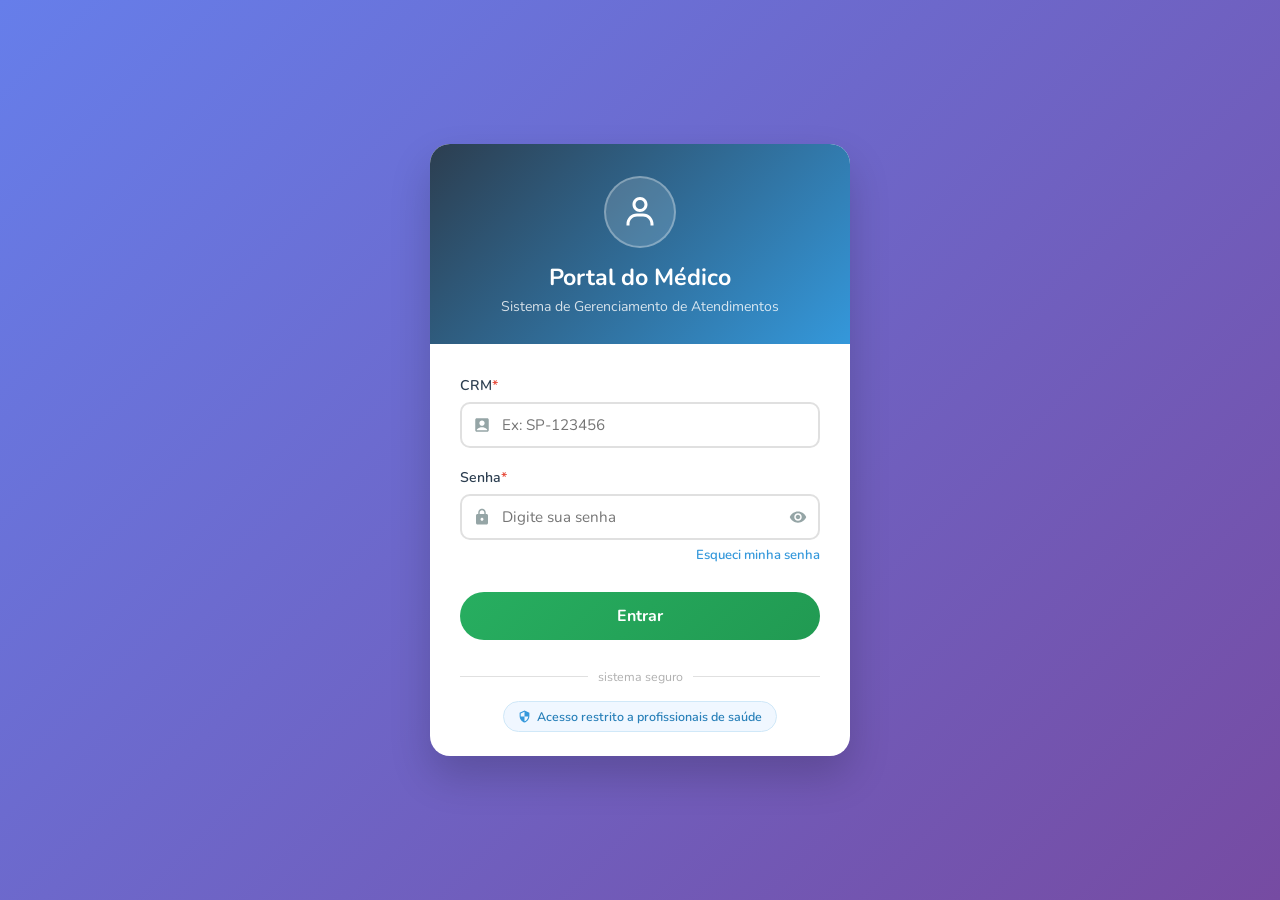
<file: portal_medico/index.html>
<!DOCTYPE html>
<html lang="pt-BR">
<head>
  <meta charset="UTF-8" />
  <meta name="viewport" content="width=device-width, initial-scale=1.0" />
  <title>Portal do Médico — Sistema de Atendimento</title>
  <link rel="preconnect" href="https://fonts.googleapis.com" />
  <link href="https://fonts.googleapis.com/css2?family=Nunito:wght@400;600;700&display=swap" rel="stylesheet" />
  <link rel="stylesheet" href="style.css" />
</head>
<body>

<!-- ══════════════ LOGIN ══════════════ -->
<div id="screen-login">
  <div class="login-wrapper">
    <div class="login-card">

      <div class="login-header">
        <div class="icon-circle">
          <svg viewBox="0 0 24 24" style="width:36px;height:36px;fill:white"><path d="M12 2C9.243 2 7 4.243 7 7s2.243 5 5 5 5-2.243 5-5-2.243-5-5-5zm0 8c-1.654 0-3-1.346-3-3s1.346-3 3-3 3 1.346 3 3-1.346 3-3 3zm9 11v-1c0-3.859-3.141-7-7-7h-4c-3.86 0-7 3.141-7 7v1h2v-1c0-2.757 2.243-5 5-5h4c2.757 0 5 2.243 5 5v1h2z"/></svg>
        </div>
        <h2>Portal do Médico</h2>
        <p>Sistema de Gerenciamento de Atendimentos</p>
      </div>

      <div class="login-body">
        <div class="error-msg" id="errorMsg">
          <svg viewBox="0 0 24 24"><path d="M12 2C6.48 2 2 6.48 2 12s4.48 10 10 10 10-4.48 10-10S17.52 2 12 2zm1 15h-2v-2h2v2zm0-4h-2V7h2v6z"/></svg>
          <span id="errorText">CRM ou senha inválidos.</span>
        </div>

        <div class="field-group">
          <label for="crm">CRM<span>*</span></label>
          <div class="input-wrap">
            <svg class="fi" viewBox="0 0 24 24"><path d="M19 3H5c-1.1 0-2 .9-2 2v14c0 1.1.9 2 2 2h14c1.1 0 2-.9 2-2V5c0-1.1-.9-2-2-2zm-7 3c1.93 0 3.5 1.57 3.5 3.5S13.93 13 12 13s-3.5-1.57-3.5-3.5S10.07 6 12 6zm7 13H5v-.23c0-.62.28-1.2.76-1.58C7.47 15.82 9.64 15 12 15s4.53.82 6.24 2.19c.48.38.76.97.76 1.58V19z"/></svg>
            <input type="text" id="crm" placeholder="Ex: SP-123456" maxlength="12" />
          </div>
        </div>

        <div class="field-group">
          <label for="senha">Senha<span>*</span></label>
          <div class="input-wrap">
            <svg class="fi" viewBox="0 0 24 24"><path d="M18 8h-1V6c0-2.76-2.24-5-5-5S7 3.24 7 6v2H6c-1.1 0-2 .9-2 2v10c0 1.1.9 2 2 2h12c1.1 0 2-.9 2-2V10c0-1.1-.9-2-2-2zm-6 9c-1.1 0-2-.9-2-2s.9-2 2-2 2 .9 2 2-.9 2-2 2zm3.1-9H8.9V6c0-1.71 1.39-3.1 3.1-3.1 1.71 0 3.1 1.39 3.1 3.1v2z"/></svg>
            <input type="password" id="senha" placeholder="Digite sua senha" onkeydown="if(event.key==='Enter')handleLogin()" />
            <button class="toggle-pass" onclick="toggleSenha()" type="button" aria-label="Mostrar/ocultar senha">
              <svg id="eyeIcon" viewBox="0 0 24 24"><path d="M12 4.5C7 4.5 2.73 7.61 1 12c1.73 4.39 6 7.5 11 7.5s9.27-3.11 11-7.5c-1.73-4.39-6-7.5-11-7.5zM12 17c-2.76 0-5-2.24-5-5s2.24-5 5-5 5 2.24 5 5-2.24 5-5 5zm0-8c-1.66 0-3 1.34-3 3s1.34 3 3 3 3-1.34 3-3-1.34-3-3-3z"/></svg>
            </button>
          </div>
          <a href="#" class="forgot-link" onclick="return false">Esqueci minha senha</a>
        </div>

        <button class="btn-login" id="btnLogin" onclick="handleLogin()">Entrar</button>
      </div>

      <div class="login-footer">
        <div class="divider"><hr><span>sistema seguro</span><hr></div>
        <div class="system-badge">
          <svg viewBox="0 0 24 24"><path d="M12 1L3 5v6c0 5.55 3.84 10.74 9 12 5.16-1.26 9-6.45 9-12V5l-9-4zm0 10.99h7c-.53 4.12-3.28 7.79-7 8.94V12H5V6.3l7-3.11v8.8z"/></svg>
          Acesso restrito a profissionais de saúde
        </div>
      </div>

    </div>
  </div>
</div>

<!-- ══════════════ DASHBOARD ══════════════ -->
<div id="screen-dash">

  <div class="session-warning" id="sessionWarning">
    <span>⚠️ Sua sessão expira em <strong id="sessionCountdown">1:00</strong>. Deseja renovar?</span>
    <button onclick="renewSession()">Renovar sessão</button>
  </div>

  <nav class="topbar">
    <div class="topbar-left">
      <svg viewBox="0 0 24 24" style="width:24px;height:24px;fill:white"><path d="M12 2C9.243 2 7 4.243 7 7s2.243 5 5 5 5-2.243 5-5-2.243-5-5-5zm0 8c-1.654 0-3-1.346-3-3s1.346-3 3-3 3 1.346 3 3-1.346 3-3 3zm9 11v-1c0-3.859-3.141-7-7-7h-4c-3.86 0-7 3.141-7 7v1h2v-1c0-2.757 2.243-5 5-5h4c2.757 0 5 2.243 5 5v1h2z"/></svg>
      <h1>Portal do Médico</h1>
    </div>
    <div class="topbar-right">
      <div class="poll-indicator">
        <span class="poll-dot"></span>
        <span id="pollCountdown">15s</span>
      </div>
      <div class="doc-badge">
        <svg viewBox="0 0 24 24" style="width:18px;height:18px;fill:white"><path d="M12 12c2.21 0 4-1.79 4-4s-1.79-4-4-4-4 1.79-4 4 1.79 4 4 4zm0 2c-2.67 0-8 1.34-8 4v2h16v-2c0-2.66-5.33-4-8-4z"/></svg>
        <span id="docName">—</span>
      </div>
      <button class="btn-logout" onclick="handleLogout()">
        <svg viewBox="0 0 24 24" style="width:16px;height:16px;fill:white"><path d="M17 7l-1.41 1.41L18.17 11H8v2h10.17l-2.58 2.58L17 17l5-5zM4 5h8V3H4c-1.1 0-2 .9-2 2v14c0 1.1.9 2 2 2h8v-2H4V5z"/></svg>
        Sair
      </button>
    </div>
  </nav>

  <div class="dash-body">

    <!-- Cards de estatísticas -->
    <div class="stats">
      <div class="stat-card">
        <div class="stat-icon blue">
          <svg viewBox="0 0 24 24"><path d="M16 11c1.66 0 2.99-1.34 2.99-3S17.66 5 16 5c-1.66 0-3 1.34-3 3s1.34 3 3 3zm-8 0c1.66 0 2.99-1.34 2.99-3S9.66 5 8 5C6.34 5 5 6.34 5 8s1.34 3 3 3zm0 2c-2.33 0-7 1.17-7 3.5V19h14v-2.5c0-2.33-4.67-3.5-7-3.5zm8 0c-.29 0-.62.02-.97.05 1.16.84 1.97 1.97 1.97 3.45V19h6v-2.5c0-2.33-4.67-3.5-7-3.5z"/></svg>
        </div>
        <div class="stat-info"><p>Total hoje</p><h3 id="statTotal">0</h3></div>
      </div>
      <div class="stat-card">
        <div class="stat-icon orange">
          <svg viewBox="0 0 24 24"><path d="M11.99 2C6.47 2 2 6.48 2 12s4.47 10 9.99 10C17.52 22 22 17.52 22 12S17.52 2 11.99 2zM12 20c-4.42 0-8-3.58-8-8s3.58-8 8-8 8 3.58 8 8-3.58 8-8 8zm.5-13H11v6l5.25 3.15.75-1.23-4.5-2.67V7z"/></svg>
        </div>
        <div class="stat-info"><p>Aguardando</p><h3 id="statWaiting">0</h3></div>
      </div>
      <div class="stat-card">
        <div class="stat-icon green">
          <svg viewBox="0 0 24 24"><path d="M12 2C6.48 2 2 6.48 2 12s4.48 10 10 10 10-4.48 10-10S17.52 2 12 2zm-2 15l-5-5 1.41-1.41L10 14.17l7.59-7.59L19 8l-9 9z"/></svg>
        </div>
        <div class="stat-info"><p>Em atendimento</p><h3 id="statAttending">0</h3></div>
      </div>
      <div class="stat-card">
        <div class="stat-icon purple">
          <svg viewBox="0 0 24 24"><path d="M9 16.17L4.83 12l-1.42 1.41L9 19 21 7l-1.41-1.41z"/></svg>
        </div>
        <div class="stat-info"><p>Finalizados</p><h3 id="statDone">0</h3></div>
      </div>
    </div>

    <!-- Fila de pacientes -->
    <div class="section-header">
      <h2><span class="live-dot"></span>Fila de Atendimento</h2>
      <div class="filters">
        <button class="filter-btn active" onclick="setFilter('all',this)">Todos</button>
        <button class="filter-btn" onclick="setFilter('aguardando',this)">Aguardando</button>
        <button class="filter-btn" onclick="setFilter('chamado',this)">Chamados</button>
        <button class="filter-btn" onclick="setFilter('em_atendimento',this)">Em atendimento</button>
        <button class="filter-btn" onclick="setFilter('finalizado',this)">Finalizados</button>
      </div>
    </div>

    <div class="patient-table">
      <div class="pt-head">
        <div>Nº</div>
        <div>Paciente</div>
        <div>Senha</div>
        <div class="col-q">Queixa principal</div>
        <div>Status</div>
        <div class="col-a" style="text-align:right">Ações</div>
      </div>
      <div id="patientList"></div>
    </div>

  </div>
</div>

<!-- ══════════════ MODAL ══════════════ -->
<div id="modal" class="modal-overlay" style="display:none" role="dialog" aria-modal="true">
  <div class="modal-box">
    <div class="modal-head">
      <h3>
        <svg viewBox="0 0 24 24" style="width:20px;height:20px;fill:white"><path d="M12 12c2.21 0 4-1.79 4-4s-1.79-4-4-4-4 1.79-4 4 1.79 4 4 4zm0 2c-2.67 0-8 1.34-8 4v2h16v-2c0-2.66-5.33-4-8-4z"/></svg>
        <span id="mName"></span>
      </h3>
      <button class="modal-close" onclick="closeModal()" aria-label="Fechar">✕</button>
    </div>
    <div class="modal-body">
      <div class="info-grid">
        <div class="info-item"><label>Senha</label><p id="mSenha"></p></div>
        <div class="info-item"><label>Horário de chegada</label><p id="mChegada"></p></div>
        <div class="info-item"><label>Idade</label><p id="mIdade"></p></div>
        <div class="info-item"><label>Consultório atual</label><p id="mConsultorio"></p></div>
      </div>
      <div class="queixa-box">
        <label>Queixa principal</label>
        <p id="mQueixa"></p>
      </div>
      <div class="form-group">
        <label>Atualizar status</label>
        <select id="mStatus">
          <option value="aguardando">Aguardando</option>
          <option value="chamado">Chamado</option>
          <option value="em_atendimento">Em atendimento</option>
          <option value="finalizado">Finalizado</option>
        </select>
      </div>
      <div class="form-group">
        <label>Associar consultório</label>
        <select id="mConsultorioSel">
          <option value="">— Selecionar —</option>
          <option value="Consultório 01">Consultório 01</option>
          <option value="Consultório 02">Consultório 02</option>
          <option value="Consultório 03">Consultório 03</option>
          <option value="Consultório 04">Consultório 04</option>
        </select>
      </div>
    </div>
    <div class="modal-footer">
      <button class="btn-modal-sec" onclick="closeModal()">Cancelar</button>
      <button class="btn-modal-pri" onclick="saveModal()">
        <svg viewBox="0 0 24 24" style="width:16px;height:16px;fill:white"><path d="M17 3H5c-1.11 0-2 .9-2 2v14c0 1.1.89 2 2 2h14c1.1 0 2-.9 2-2V7l-4-4zm-5 16c-1.66 0-3-1.34-3-3s1.34-3 3-3 3 1.34 3 3-1.34 3-3 3zm3-10H5V5h10v4z"/></svg>
        Salvar alterações
      </button>
    </div>
  </div>
</div>

<!-- ══════════════ TOAST ══════════════ -->
<div id="toast" class="toast" role="status" aria-live="polite"></div>

<script src="script.js"></script>
</body>
</html>
</file>
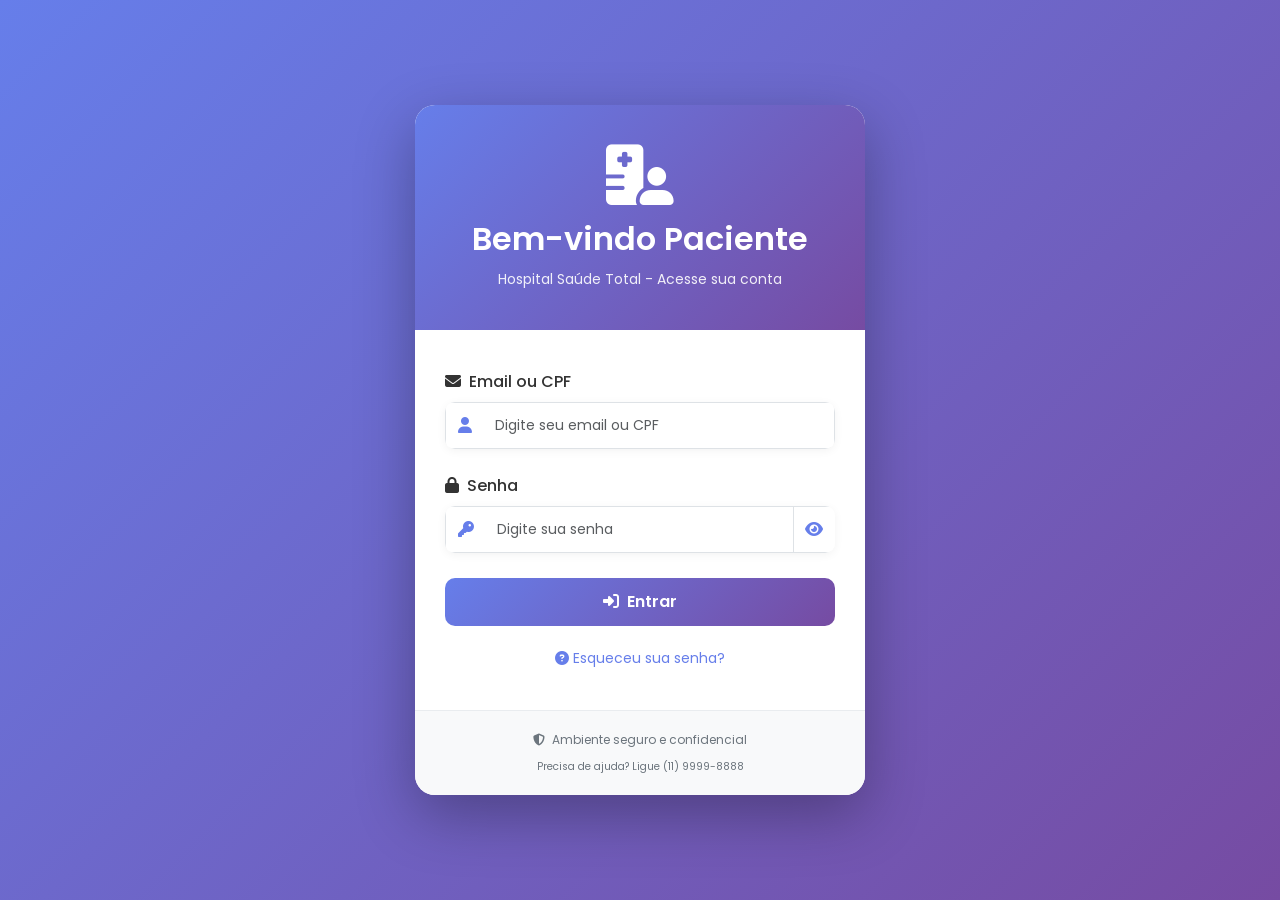
<file: login.html>
<!DOCTYPE html>
<html lang="pt-br"> 
<head>
    <meta charset="UTF-8">
    <meta name="viewport" content="width=device-width, initial-scale=1.0">
    <title>Login do Paciente - Hospital Saúde Total</title>
    <!-- Bootstrap 5 CSS -->
    <link href="https://cdn.jsdelivr.net/npm/bootstrap@5.3.0/dist/css/bootstrap.min.css" rel="stylesheet">
    <!-- Font Awesome para ícones -->
    <link rel="stylesheet" href="https://cdnjs.cloudflare.com/ajax/libs/font-awesome/6.4.0/css/all.min.css">
    <!-- Google Fonts -->
    <link href="https://fonts.googleapis.com/css2?family=Poppins:wght@300;400;500;600;700&display=swap" rel="stylesheet">
    
    <style>
        * {
            margin: 0;
            padding: 0;
            box-sizing: border-box;
        }

        body {
            font-family: 'Poppins', sans-serif;
            background: linear-gradient(135deg, #667eea 0%, #764ba2 100%);
            min-height: 100vh;
            display: flex;
            align-items: center;
            justify-content: center;
            padding: 20px;
        }

        .login-container {
            max-width: 450px;
            width: 100%;
            background: white;
            border-radius: 20px;
            box-shadow: 0 20px 60px rgba(0,0,0,0.3);
            overflow: hidden;
            animation: fadeInUp 0.6s ease-out;
        }

        @keyframes fadeInUp {
            from {
                opacity: 0;
                transform: translateY(30px);
            }
            to {
                opacity: 1;
                transform: translateY(0);
            }
        }

        .login-header {
            background: linear-gradient(135deg, #667eea 0%, #764ba2 100%);
            color: white;
            padding: 40px 30px;
            text-align: center;
        }

        .login-header i {
            font-size: 60px;
            margin-bottom: 15px;
        }

        .login-header h2 {
            margin-bottom: 10px;
            font-weight: 600;
        }

        .login-header p {
            margin: 0;
            opacity: 0.9;
            font-size: 14px;
        }

        .login-body {
            padding: 40px 30px;
        }

        .form-group {
            margin-bottom: 25px;
        }

        .form-group label {
            font-weight: 500;
            color: #333;
            margin-bottom: 8px;
            display: block;
        }

        .input-group {
            border-radius: 10px;
            overflow: hidden;
            box-shadow: 0 2px 10px rgba(0,0,0,0.05);
        }

        .input-group-text {
            background: white;
            border-right: none;
            color: #667eea;
        }

        .form-control {
            border-left: none;
            padding: 12px;
            font-size: 14px;
        }

        .form-control:focus {
            box-shadow: none;
            border-color: #ced4da;
        }

        .input-group:focus-within {
            box-shadow: 0 0 0 3px rgba(102, 126, 234, 0.1);
        }

        .btn-login {
            width: 100%;
            padding: 12px;
            background: linear-gradient(135deg, #667eea 0%, #764ba2 100%);
            border: none;
            color: white;
            font-weight: 600;
            font-size: 16px;
            border-radius: 10px;
            transition: transform 0.3s, box-shadow 0.3s;
        }

        .btn-login:hover {
            transform: translateY(-2px);
            box-shadow: 0 5px 20px rgba(102, 126, 234, 0.4);
        }

        .btn-login:active {
            transform: translateY(0);
        }

        .forgot-password {
            text-align: center;
            margin-top: 20px;
        }

        .forgot-password a {
            color: #667eea;
            text-decoration: none;
            font-size: 14px;
            transition: color 0.3s;
        }

        .forgot-password a:hover {
            color: #764ba2;
            text-decoration: underline;
        }

        .alert {
            border-radius: 10px;
            margin-bottom: 20px;
            animation: shake 0.5s ease-in-out;
        }

        @keyframes shake {
            0%, 100% { transform: translateX(0); }
            25% { transform: translateX(-10px); }
            75% { transform: translateX(10px); }
        }

        .password-toggle {
            cursor: pointer;
            background: white;
            border-left: none;
        }

        .password-toggle:hover {
            background: #f8f9fa;
        }

        .login-footer {
            text-align: center;
            padding: 20px 30px;
            background: #f8f9fa;
            border-top: 1px solid #e9ecef;
        }

        .login-footer p {
            margin: 0;
            font-size: 12px;
            color: #6c757d;
        }

        @media (max-width: 576px) {
            .login-body {
                padding: 30px 20px;
            }
            
            .login-header {
                padding: 30px 20px;
            }
        }
    </style>
</head>
<body>
    <div class="login-container">
        <div class="login-header">
            <i class="fas fa-hospital-user"></i>
            <h2>Bem-vindo Paciente</h2>
            <p>Hospital Saúde Total - Acesse sua conta</p>
        </div>
        
        <div class="login-body">
            <div id="alertMessage" style="display: none;">
                <div class="alert alert-danger" role="alert">
                    <i class="fas fa-exclamation-triangle me-2"></i>
                    <span id="alertText"></span>
                </div>
            </div>
            
            <form id="loginForm">
                <div class="form-group">
                    <label for="email">
                        <i class="fas fa-envelope me-2"></i>Email ou CPF
                    </label>
                    <div class="input-group">
                        <span class="input-group-text">
                            <i class="fas fa-user"></i>
                        </span>
                        <input type="text" class="form-control" id="email" 
                               placeholder="Digite seu email ou CPF" 
                               autocomplete="username" required>
                    </div>
                </div>
                
                <div class="form-group">
                    <label for="password">
                        <i class="fas fa-lock me-2"></i>Senha
                    </label>
                    <div class="input-group">
                        <span class="input-group-text">
                            <i class="fas fa-key"></i>
                        </span>
                        <input type="password" class="form-control" id="password" 
                               placeholder="Digite sua senha" 
                               autocomplete="current-password" required>
                        <span class="input-group-text password-toggle" id="togglePassword">
                            <i class="fas fa-eye"></i>
                        </span>
                    </div>
                </div>
                
                <button type="submit" class="btn btn-login">
                    <i class="fas fa-sign-in-alt me-2"></i>Entrar
                </button>
                
                <div class="forgot-password">
                    <a href="#" data-bs-toggle="modal" data-bs-target="#forgotPasswordModal">
                        <i class="fas fa-question-circle me-1"></i>Esqueceu sua senha?
                    </a>
                </div>
            </form>
        </div>
        
        <div class="login-footer">
            <p>
                <i class="fas fa-shield-alt me-1"></i>
                Ambiente seguro e confidencial
            </p>
            <p class="mt-2">
                <small>Precisa de ajuda? Ligue (11) 9999-8888</small>
            </p>
        </div>
    </div>
    
    <!-- Modal Esqueci a Senha -->
    <div class="modal fade" id="forgotPasswordModal" tabindex="-1">
        <div class="modal-dialog modal-dialog-centered">
            <div class="modal-content">
                <div class="modal-header">
                    <h5 class="modal-title">
                        <i class="fas fa-key me-2"></i>Recuperar Senha
                    </h5>
                    <button type="button" class="btn-close" data-bs-dismiss="modal"></button>
                </div>
                <div class="modal-body">
                    <p>Digite seu email cadastrado para receber as instruções de recuperação de senha.</p>
                    <input type="email" class="form-control" id="recoveryEmail" 
                           placeholder="seuemail@exemplo.com">
                </div>
                <div class="modal-footer">
                    <button type="button" class="btn btn-secondary" data-bs-dismiss="modal">Cancelar</button>
                    <button type="button" class="btn btn-primary" onclick="sendRecoveryEmail()">
                        Enviar Instruções
                    </button>
                </div>
            </div>
        </div>
    </div>
    
    <!-- Bootstrap JS and dependencies -->
    <script src="https://cdn.jsdelivr.net/npm/bootstrap@5.3.0/dist/js/bootstrap.bundle.min.js"></script>
    
    <script>
        // Credenciais de exemplo (em um sistema real, isso seria verificado no backend)
        const validCredentials = [
            { email: "paciente@hospital.com", password: "123456", name: "João Silva" },
            { email: "maria@hospital.com", password: "senha123", name: "Maria Santos" },
            { email: "123.456.789-00", password: "paciente123", name: "Carlos Oliveira" }
        ];
        
        // Mostrar alerta
        function showAlert(message, type = 'danger') {
            const alertDiv = document.getElementById('alertMessage');
            const alertText = document.getElementById('alertText');
            const alertBox = alertDiv.querySelector('.alert');
            
            alertText.textContent = message;
            alertBox.classList.remove('alert-danger', 'alert-success');
            alertBox.classList.add(`alert-${type}`);
            alertDiv.style.display = 'block';
            
            // Esconder alerta após 5 segundos
            setTimeout(() => {
                alertDiv.style.display = 'none';
            }, 5000);
        }
        
        // Validar login
        function validateLogin(email, password) {
            // Verificar se os campos estão preenchidos
            if (!email || !password) {
                showAlert('Por favor, preencha todos os campos!');
                return false;
            }
            
            // Verificar credenciais
            const user = validCredentials.find(cred => 
                cred.email.toLowerCase() === email.toLowerCase() && 
                cred.password === password
            );
            
            if (user) {
                // Login bem sucedido
                showAlert(`Bem-vindo(a) ${user.name}! Redirecionando...`, 'success');
                
                // Simular redirecionamento após 2 segundos
                setTimeout(() => {
                    // Aqui você pode redirecionar para a página do paciente
                    // window.location.href = "/dashboard-paciente.html";
                    console.log('Redirecionando para o dashboard do paciente...');
                    alert(`Login realizado com sucesso!\nBem-vindo(a) ${user.name}!`);
                }, 2000);
                
                return true;
            } else {
                showAlert('Email/CPF ou senha incorretos. Tente novamente.');
                return false;
            }
        }
        
        // Event listener do formulário
        document.getElementById('loginForm').addEventListener('submit', function(e) {
            e.preventDefault();
            
            const email = document.getElementById('email').value.trim();
            const password = document.getElementById('password').value;
            
            validateLogin(email, password);
        });
        
        // Toggle para mostrar/esconder senha
        const togglePassword = document.getElementById('togglePassword');
        const passwordInput = document.getElementById('password');
        
        togglePassword.addEventListener('click', function() {
            const type = passwordInput.getAttribute('type') === 'password' ? 'text' : 'password';
            passwordInput.setAttribute('type', type);
            
            // Mudar ícone
            const icon = this.querySelector('i');
            icon.classList.toggle('fa-eye');
            icon.classList.toggle('fa-eye-slash');
        });
        
        // Função para enviar email de recuperação
        function sendRecoveryEmail() {
            const recoveryEmail = document.getElementById('recoveryEmail').value.trim();
            
            if (!recoveryEmail) {
                alert('Por favor, digite seu email para recuperação.');
                return;
            }
            
            // Verificar se o email existe (simulação)
            const emailExists = validCredentials.some(cred => 
                cred.email.toLowerCase() === recoveryEmail.toLowerCase()
            );
            
            if (emailExists) {
                alert(`Instruções de recuperação enviadas para ${recoveryEmail}\nVerifique sua caixa de entrada.`);
                const modal = bootstrap.Modal.getInstance(document.getElementById('forgotPasswordModal'));
                modal.hide();
                document.getElementById('recoveryEmail').value = '';
            } else {
                alert('Email não encontrado em nosso sistema. Verifique se está correto.');
            }
        }
        
        // Adicionar máscara para CPF (opcional)
        document.getElementById('email').addEventListener('input', function(e) {
            let value = e.target.value.replace(/\D/g, '');
            
            // Se for CPF (11 dígitos), aplicar máscara
            if (value.length === 11) {
                value = value.replace(/(\d{3})(\d{3})(\d{3})(\d{2})/, '$1.$2.$3-$4');
                e.target.value = value;
            }
        });
        
        // Adicionar validação em tempo real
        document.getElementById('email').addEventListener('blur', function() {
            const value = this.value.trim();
            if (value && !value.includes('@') && value.replace(/\D/g, '').length !== 11) {
                this.classList.add('is-invalid');
                setTimeout(() => {
                    this.classList.remove('is-invalid');
                }, 3000);
            } else {
                this.classList.remove('is-invalid');
            }
        });
        
        // Limpar alerta quando começar a digitar
        document.getElementById('email').addEventListener('input', function() {
            document.getElementById('alertMessage').style.display = 'none';
        });
        
        document.getElementById('password').addEventListener('input', function() {
            document.getElementById('alertMessage').style.display = 'none';
        });
        
        // Efeito de animação nos campos
        const inputs = document.querySelectorAll('.form-control');
        inputs.forEach(input => {
            input.addEventListener('focus', function() {
                this.parentElement.parentElement.style.transform = 'scale(1.02)';
                this.parentElement.parentElement.style.transition = 'transform 0.3s';
            });
            
            input.addEventListener('blur', function() {
                this.parentElement.parentElement.style.transform = 'scale(1)';
            });
        });
        
        // Prevenir envio do formulário com Enter (já tratado pelo submit)
        document.getElementById('password').addEventListener('keypress', function(e) {
            if (e.key === 'Enter') {
                e.preventDefault();
                document.getElementById('loginForm').dispatchEvent(new Event('submit'));
            }
        });
        
        // Log para demonstração (remover em produção)
        console.log('Credenciais de teste:');
        console.log('1. Email: paciente@hospital.com | Senha: 123456');
        console.log('2. Email: maria@hospital.com | Senha: senha123');
        console.log('3. CPF: 123.456.789-00 | Senha: paciente123');
    </script>
</body>
</html>
</file>
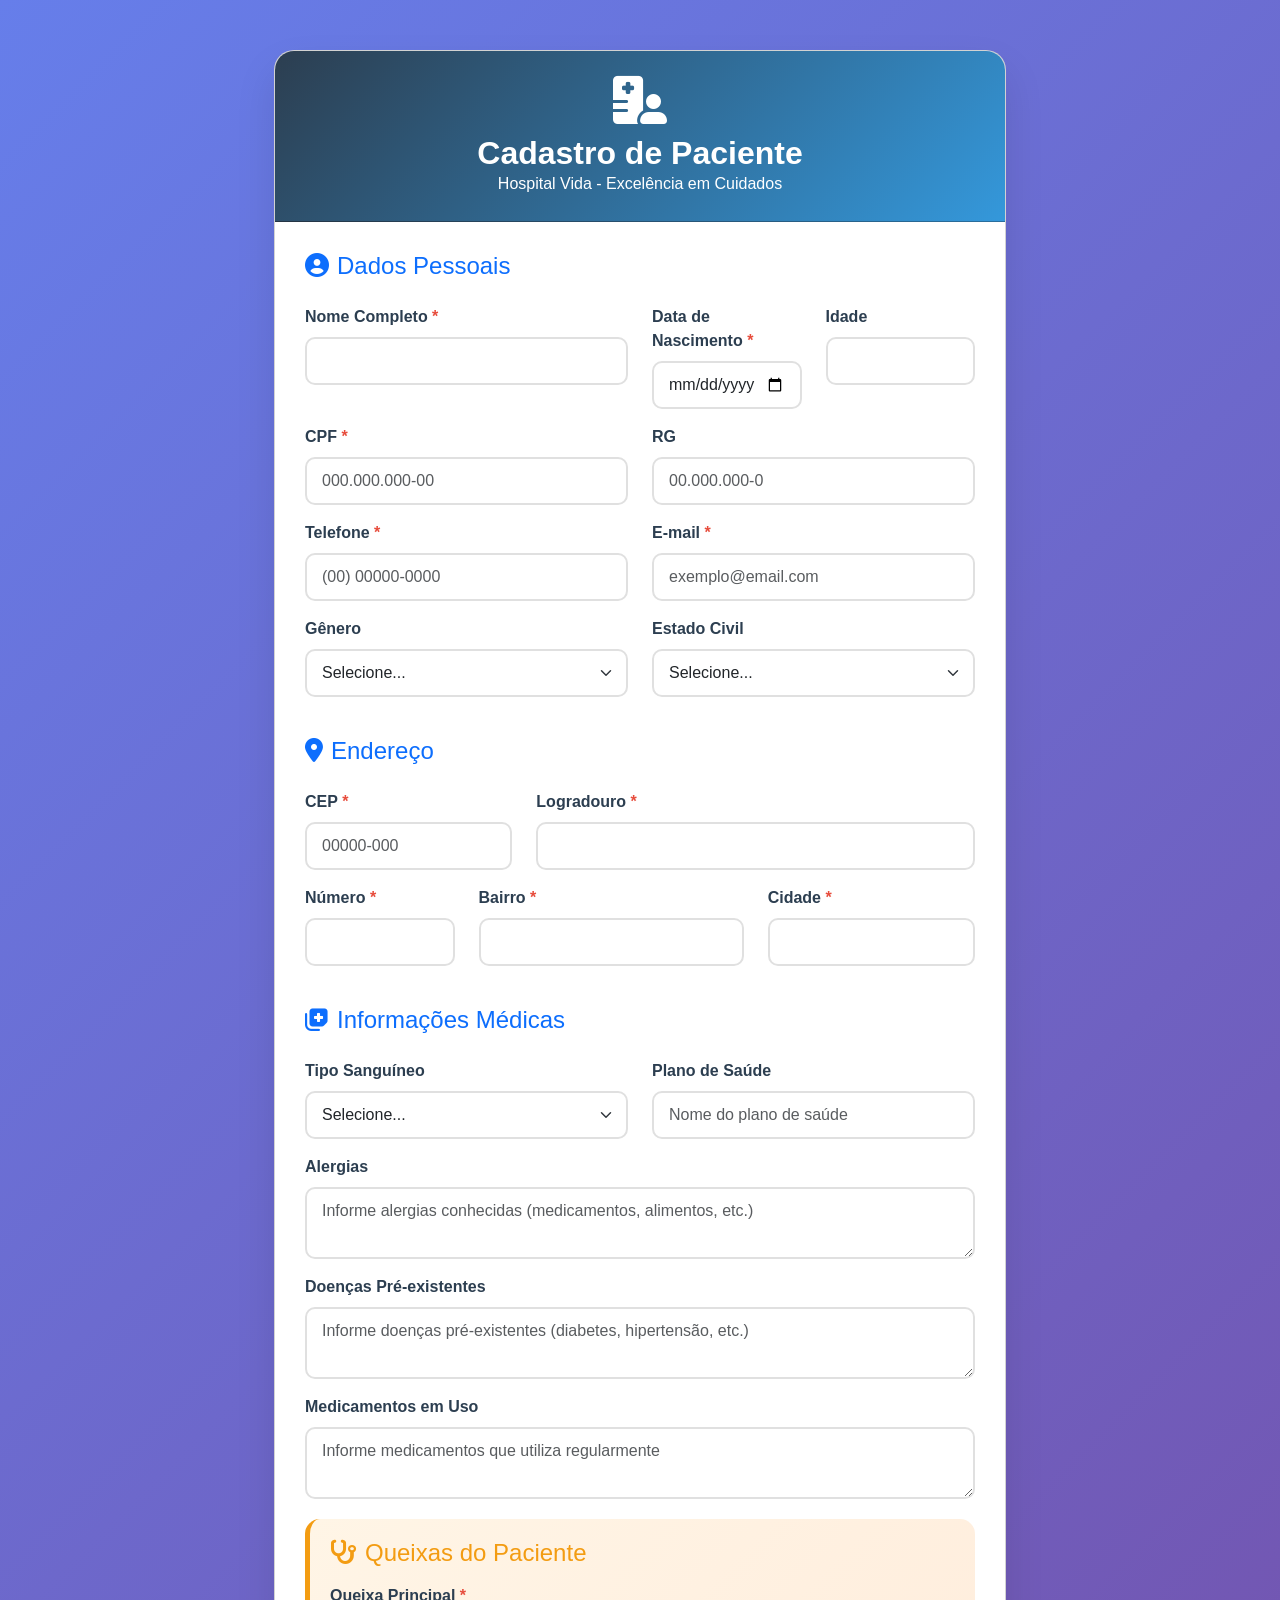
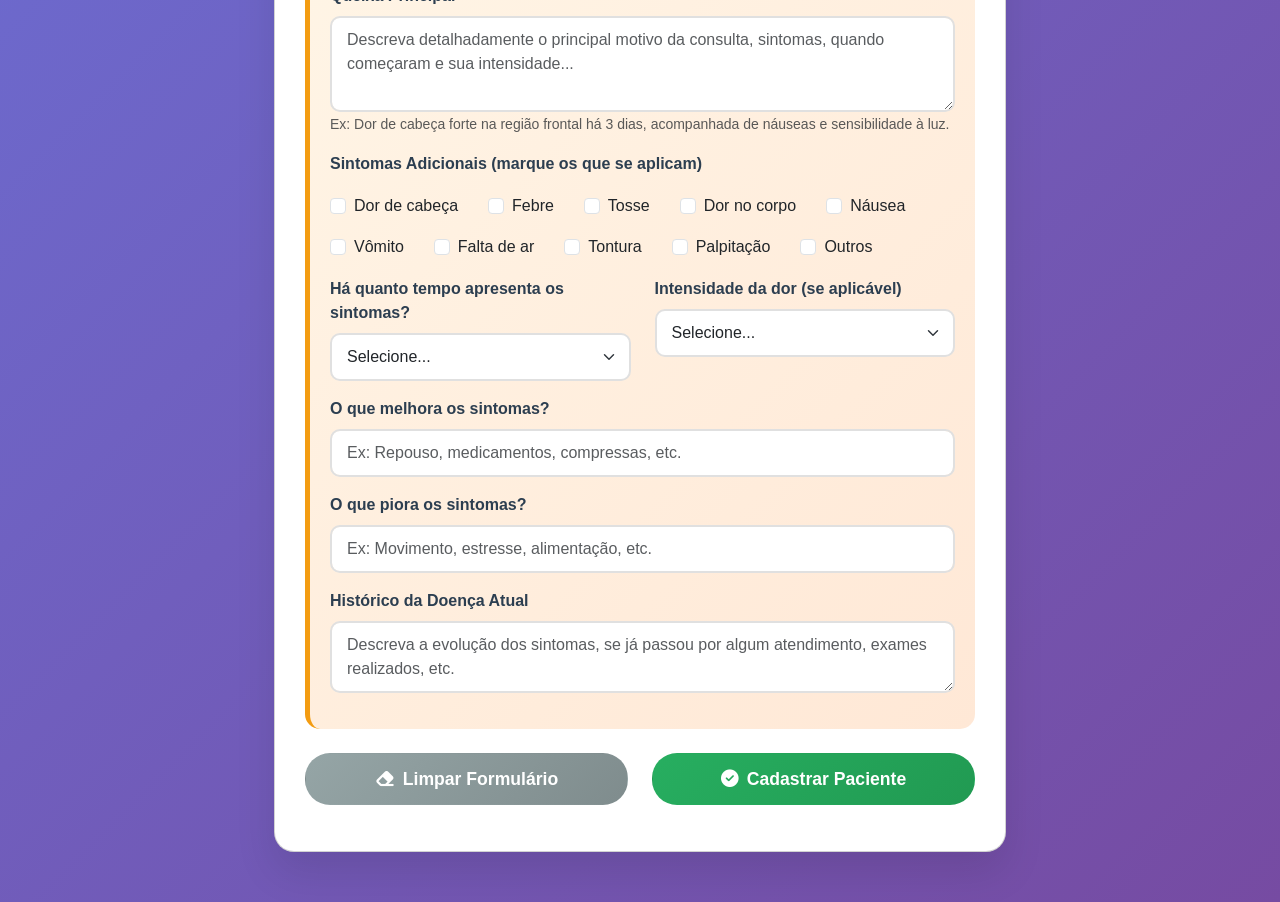
<file: formulario paciente/formulário.html>
<!DOCTYPE html>
<html lang="pt-br">

<head>
    <meta charset="UTF-8">
    <meta name="viewport" content="width=device-width, initial-scale=1.0">
    <title>Cadastro de Paciente - Hospital Vida</title>

    <!-- Bootstrap CSS -->
    <link href="https://cdn.jsdelivr.net/npm/bootstrap@5.3.0/dist/css/bootstrap.min.css" rel="stylesheet">

    <!-- Font Awesome para ícones -->
    <link rel="stylesheet" href="https://cdnjs.cloudflare.com/ajax/libs/font-awesome/6.4.0/css/all.min.css">

    <!-- CSS Personalizado -->
    <style>
        :root {
            --primary-color: #2c3e50;
            --secondary-color: #3498db;
            --success-color: #27ae60;
            --danger-color: #e74c3c;
            --warning-color: #f39c12;
        }

        body {
            background: linear-gradient(135deg, #667eea 0%, #764ba2 100%);
            min-height: 100vh;
            font-family: 'Segoe UI', Tahoma, Geneva, Verdana, sans-serif;
            padding: 20px 0;
        }

        .container {
            padding: 30px 15px;
        }

        .card {
            border-radius: 20px;
            box-shadow: 0 20px 40px rgba(0, 0, 0, 0.1);
            overflow: hidden;
            animation: fadeInUp 0.6s ease;
        }

        @keyframes fadeInUp {
            from {
                opacity: 0;
                transform: translateY(30px);
            }

            to {
                opacity: 1;
                transform: translateY(0);
            }
        }

        .card-header {
            background: linear-gradient(135deg, var(--primary-color) 0%, var(--secondary-color) 100%);
            color: white;
            padding: 25px;
            text-align: center;
        }

        .card-header h2 {
            margin: 0;
            font-weight: 600;
        }

        .card-header i {
            font-size: 3rem;
            margin-bottom: 10px;
        }

        .card-body {
            padding: 30px;
        }

        .form-label {
            font-weight: 600;
            color: var(--primary-color);
            margin-bottom: 8px;
        }

        .form-control,
        .form-select {
            border-radius: 10px;
            border: 2px solid #e0e0e0;
            transition: all 0.3s ease;
            padding: 10px 15px;
        }

        .form-control:focus,
        .form-select:focus {
            border-color: var(--secondary-color);
            box-shadow: 0 0 0 0.2rem rgba(52, 152, 219, 0.25);
        }

        .form-control.is-invalid,
        .form-select.is-invalid {
            border-color: var(--danger-color);
        }

        .btn-cadastrar {
            background: linear-gradient(135deg, var(--success-color) 0%, #219a52 100%);
            color: white;
            padding: 12px 30px;
            border-radius: 25px;
            font-weight: 600;
            font-size: 1.1rem;
            width: 100%;
            transition: all 0.3s ease;
        }

        .btn-cadastrar:hover {
            transform: translateY(-2px);
            box-shadow: 0 10px 20px rgba(39, 174, 96, 0.3);
        }

        .btn-limpar {
            background: linear-gradient(135deg, #95a5a6 0%, #7f8c8d 100%);
            color: white;
            padding: 12px 30px;
            border-radius: 25px;
            font-weight: 600;
            font-size: 1.1rem;
            width: 100%;
            transition: all 0.3s ease;
        }

        .required-field::after {
            content: " *";
            color: var(--danger-color);
            font-weight: bold;
        }

        .alert-message {
            position: fixed;
            top: 20px;
            right: 20px;
            z-index: 9999;
            animation: slideInRight 0.5s ease;
        }

        @keyframes slideInRight {
            from {
                transform: translateX(400px);
                opacity: 0;
            }

            to {
                transform: translateX(0);
                opacity: 1;
            }
        }

        /* Estilo específico para o campo de queixas */
        .queixas-section {
            background: linear-gradient(135deg, #fff5e6 0%, #ffe8d6 100%);
            border-radius: 15px;
            padding: 20px;
            margin: 20px 0;
            border-left: 5px solid var(--warning-color);
        }

        .queixas-section h4 {
            color: var(--warning-color);
        }

        textarea {
            resize: vertical;
        }

        .sintomas-checkbox {
            display: flex;
            flex-wrap: wrap;
            gap: 15px;
            margin-top: 10px;
        }

        .sintomas-checkbox .form-check {
            margin-right: 15px;
        }

        .form-check-input:checked {
            background-color: var(--warning-color);
            border-color: var(--warning-color);
        }

        @media (max-width: 768px) {
            .card-body {
                padding: 20px;
            }

            .container {
                padding: 15px;
            }

            .sintomas-checkbox {
                gap: 10px;
            }
        }
    </style>
</head>

<body>
    <div class="container">
        <div class="row justify-content-center">
            <div class="col-lg-8 col-md-10">
                <div class="card">
                    <div class="card-header">
                        <i class="fas fa-hospital-user"></i>
                        <h2>Cadastro de Paciente</h2>
                        <p class="mb-0">Hospital Vida - Excelência em Cuidados</p>
                    </div>
                    <div class="card-body">
                        <form id="cadastroForm">
                            <!-- Dados Pessoais -->
                            <h4 class="mb-4 text-primary">
                                <i class="fas fa-user-circle me-2"></i>Dados Pessoais
                            </h4>
                            <div class="row">
                                <div class="col-md-6 mb-3">
                                    <label for="nome" class="form-label required-field">Nome Completo</label>
                                    <input type="text" class="form-control" id="nome" name="nome" required>
                                    <div class="invalid-feedback">Por favor, informe o nome completo.</div>
                                </div>
                                <div class="col-md-3 mb-3">
                                    <label for="dataNascimento" class="form-label required-field">Data de
                                        Nascimento</label>
                                    <input type="date" class="form-control" id="dataNascimento" name="dataNascimento"
                                        required>
                                    <div class="invalid-feedback">Por favor, informe a data de nascimento.</div>
                                </div>
                                <div class="col-md-3 mb-3">
                                    <label for="idade" class="form-label">Idade</label>
                                    <input type="text" class="form-control" id="idade" readonly>
                                </div>
                            </div>

                            <div class="row">
                                <div class="col-md-6 mb-3">
                                    <label for="cpf" class="form-label required-field">CPF</label>
                                    <input type="text" class="form-control" id="cpf" name="cpf" maxlength="14"
                                        placeholder="000.000.000-00" required>
                                    <div class="invalid-feedback">CPF inválido. Use o formato 000.000.000-00</div>
                                </div>
                                <div class="col-md-6 mb-3">
                                    <label for="rg" class="form-label">RG</label>
                                    <input type="text" class="form-control" id="rg" name="rg"
                                        placeholder="00.000.000-0">
                                </div>
                            </div>

                            <div class="row">
                                <div class="col-md-6 mb-3">
                                    <label for="telefone" class="form-label required-field">Telefone</label>
                                    <input type="tel" class="form-control" id="telefone" name="telefone"
                                        placeholder="(00) 00000-0000" required>
                                    <div class="invalid-feedback">Por favor, informe um telefone válido.</div>
                                </div>
                                <div class="col-md-6 mb-3">
                                    <label for="email" class="form-label required-field">E-mail</label>
                                    <input type="email" class="form-control" id="email" name="email"
                                        placeholder="exemplo@email.com" required>
                                    <div class="invalid-feedback">Por favor, informe um e-mail válido.</div>
                                </div>
                            </div>

                            <div class="row">
                                <div class="col-md-6 mb-3">
                                    <label for="genero" class="form-label">Gênero</label>
                                    <select class="form-select" id="genero" name="genero">
                                        <option value="">Selecione...</option>
                                        <option value="masculino">Masculino</option>
                                        <option value="feminino">Feminino</option>
                                        <option value="outro">Outro</option>
                                        <option value="nao-informar">Prefiro não informar</option>
                                    </select>
                                </div>
                                <div class="col-md-6 mb-3">
                                    <label for="estadoCivil" class="form-label">Estado Civil</label>
                                    <select class="form-select" id="estadoCivil" name="estadoCivil">
                                        <option value="">Selecione...</option>
                                        <option value="solteiro">Solteiro(a)</option>
                                        <option value="casado">Casado(a)</option>
                                        <option value="divorciado">Divorciado(a)</option>
                                        <option value="viuvo">Viúvo(a)</option>
                                    </select>
                                </div>
                            </div>

                            <!-- Endereço -->
                            <h4 class="mt-4 mb-4 text-primary">
                                <i class="fas fa-location-dot me-2"></i>Endereço
                            </h4>
                            <div class="row">
                                <div class="col-md-4 mb-3">
                                    <label for="cep" class="form-label required-field">CEP</label>
                                    <input type="text" class="form-control" id="cep" name="cep" maxlength="9"
                                        placeholder="00000-000" required>
                                    <div class="invalid-feedback">CEP inválido. Use o formato 00000-000</div>
                                </div>
                                <div class="col-md-8 mb-3">
                                    <label for="logradouro" class="form-label required-field">Logradouro</label>
                                    <input type="text" class="form-control" id="logradouro" name="logradouro" required>
                                    <div class="invalid-feedback">Por favor, informe o logradouro.</div>
                                </div>
                            </div>

                            <div class="row">
                                <div class="col-md-3 mb-3">
                                    <label for="numero" class="form-label required-field">Número</label>
                                    <input type="text" class="form-control" id="numero" name="numero" required>
                                    <div class="invalid-feedback">Por favor, informe o número.</div>
                                </div>
                                <div class="col-md-5 mb-3">
                                    <label for="bairro" class="form-label required-field">Bairro</label>
                                    <input type="text" class="form-control" id="bairro" name="bairro" required>
                                    <div class="invalid-feedback">Por favor, informe o bairro.</div>
                                </div>
                                <div class="col-md-4 mb-3">
                                    <label for="cidade" class="form-label required-field">Cidade</label>
                                    <input type="text" class="form-control" id="cidade" name="cidade" required>
                                    <div class="invalid-feedback">Por favor, informe a cidade.</div>
                                </div>
                            </div>

                            <!-- Informações Médicas -->
                            <h4 class="mt-4 mb-4 text-primary">
                                <i class="fas fa-notes-medical me-2"></i>Informações Médicas
                            </h4>
                            <div class="row">
                                <div class="col-md-6 mb-3">
                                    <label for="tipoSanguineo" class="form-label">Tipo Sanguíneo</label>
                                    <select class="form-select" id="tipoSanguineo" name="tipoSanguineo">
                                        <option value="">Selecione...</option>
                                        <option value="A+">A+</option>
                                        <option value="A-">A-</option>
                                        <option value="B+">B+</option>
                                        <option value="B-">B-</option>
                                        <option value="AB+">AB+</option>
                                        <option value="AB-">AB-</option>
                                        <option value="O+">O+</option>
                                        <option value="O-">O-</option>
                                    </select>
                                </div>
                                <div class="col-md-6 mb-3">
                                    <label for="planoSaude" class="form-label">Plano de Saúde</label>
                                    <input type="text" class="form-control" id="planoSaude" name="planoSaude"
                                        placeholder="Nome do plano de saúde">
                                </div>
                            </div>

                            <div class="mb-3">
                                <label for="alergias" class="form-label">Alergias</label>
                                <textarea class="form-control" id="alergias" name="alergias" rows="2"
                                    placeholder="Informe alergias conhecidas (medicamentos, alimentos, etc.)"></textarea>
                            </div>

                            <div class="mb-3">
                                <label for="doencasPreexistentes" class="form-label">Doenças Pré-existentes</label>
                                <textarea class="form-control" id="doencasPreexistentes" name="doencasPreexistentes"
                                    rows="2"
                                    placeholder="Informe doenças pré-existentes (diabetes, hipertensão, etc.)"></textarea>
                            </div>

                            <div class="mb-3">
                                <label for="medicamentos" class="form-label">Medicamentos em Uso</label>
                                <textarea class="form-control" id="medicamentos" name="medicamentos" rows="2"
                                    placeholder="Informe medicamentos que utiliza regularmente"></textarea>
                            </div>

                            <!-- Queixas do Paciente - NOVA SEÇÃO -->
                            <div class="queixas-section">
                                <h4 class="mb-3">
                                    <i class="fas fa-stethoscope me-2"></i>Queixas do Paciente
                                </h4>

                                <div class="mb-3">
                                    <label for="queixaPrincipal" class="form-label required-field">Queixa
                                        Principal</label>
                                    <textarea class="form-control" id="queixaPrincipal" name="queixaPrincipal" rows="3"
                                        placeholder="Descreva detalhadamente o principal motivo da consulta, sintomas, quando começaram e sua intensidade..."></textarea>
                                    <small class="text-muted">Ex: Dor de cabeça forte na região frontal há 3 dias,
                                        acompanhada de náuseas e sensibilidade à luz.</small>
                                </div>

                                <div class="mb-3">
                                    <label class="form-label">Sintomas Adicionais (marque os que se aplicam)</label>
                                    <div class="sintomas-checkbox">
                                        <div class="form-check">
                                            <input class="form-check-input" type="checkbox" value="Dor de cabeça"
                                                id="sintoma1">
                                            <label class="form-check-label" for="sintoma1">Dor de cabeça</label>
                                        </div>
                                        <div class="form-check">
                                            <input class="form-check-input" type="checkbox" value="Febre" id="sintoma2">
                                            <label class="form-check-label" for="sintoma2">Febre</label>
                                        </div>
                                        <div class="form-check">
                                            <input class="form-check-input" type="checkbox" value="Tosse" id="sintoma3">
                                            <label class="form-check-label" for="sintoma3">Tosse</label>
                                        </div>
                                        <div class="form-check">
                                            <input class="form-check-input" type="checkbox" value="Dor no corpo"
                                                id="sintoma4">
                                            <label class="form-check-label" for="sintoma4">Dor no corpo</label>
                                        </div>
                                        <div class="form-check">
                                            <input class="form-check-input" type="checkbox" value="Náusea"
                                                id="sintoma5">
                                            <label class="form-check-label" for="sintoma5">Náusea</label>
                                        </div>
                                        <div class="form-check">
                                            <input class="form-check-input" type="checkbox" value="Vômito"
                                                id="sintoma6">
                                            <label class="form-check-label" for="sintoma6">Vômito</label>
                                        </div>
                                        <div class="form-check">
                                            <input class="form-check-input" type="checkbox" value="Falta de ar"
                                                id="sintoma7">
                                            <label class="form-check-label" for="sintoma7">Falta de ar</label>
                                        </div>
                                        <div class="form-check">
                                            <input class="form-check-input" type="checkbox" value="Tontura"
                                                id="sintoma8">
                                            <label class="form-check-label" for="sintoma8">Tontura</label>
                                        </div>
                                        <div class="form-check">
                                            <input class="form-check-input" type="checkbox" value="Palpitação"
                                                id="sintoma9">
                                            <label class="form-check-label" for="sintoma9">Palpitação</label>
                                        </div>
                                        <div class="form-check">
                                            <input class="form-check-input" type="checkbox" value="Outros"
                                                id="sintoma10">
                                            <label class="form-check-label" for="sintoma10">Outros</label>
                                        </div>
                                    </div>
                                </div>

                                <div class="row">
                                    <div class="col-md-6 mb-3">
                                        <label for="duracaoSintomas" class="form-label">Há quanto tempo apresenta os
                                            sintomas?</label>
                                        <select class="form-select" id="duracaoSintomas" name="duracaoSintomas">
                                            <option value="">Selecione...</option>
                                            <option value="Menos de 24 horas">Menos de 24 horas</option>
                                            <option value="1-3 dias">1-3 dias</option>
                                            <option value="4-7 dias">4-7 dias</option>
                                            <option value="1-2 semanas">1-2 semanas</option>
                                            <option value="2-4 semanas">2-4 semanas</option>
                                            <option value="Mais de 1 mês">Mais de 1 mês</option>
                                        </select>
                                    </div>
                                    <div class="col-md-6 mb-3">
                                        <label for="intensidadeDor" class="form-label">Intensidade da dor (se
                                            aplicável)</label>
                                        <select class="form-select" id="intensidadeDor" name="intensidadeDor">
                                            <option value="">Selecione...</option>
                                            <option value="Leve (1-3)">Leve (1-3) - Suportável, não interfere nas
                                                atividades</option>
                                            <option value="Moderada (4-6)">Moderada (4-6) - Interfere parcialmente nas
                                                atividades</option>
                                            <option value="Intensa (7-9)">Intensa (7-9) - Dificulta muito as atividades
                                            </option>
                                            <option value="Insuportável (10)">Insuportável (10) - Pior dor imaginável
                                            </option>
                                        </select>
                                    </div>
                                </div>

                                <div class="mb-3">
                                    <label for="fatoresMelhora" class="form-label">O que melhora os sintomas?</label>
                                    <input type="text" class="form-control" id="fatoresMelhora" name="fatoresMelhora"
                                        placeholder="Ex: Repouso, medicamentos, compressas, etc.">
                                </div>

                                <div class="mb-3">
                                    <label for="fatoresPiora" class="form-label">O que piora os sintomas?</label>
                                    <input type="text" class="form-control" id="fatoresPiora" name="fatoresPiora"
                                        placeholder="Ex: Movimento, estresse, alimentação, etc.">
                                </div>

                                <div class="mb-3">
                                    <label for="historicoDoencaAtual" class="form-label">Histórico da Doença
                                        Atual</label>
                                    <textarea class="form-control" id="historicoDoencaAtual" name="historicoDoencaAtual"
                                        rows="2"
                                        placeholder="Descreva a evolução dos sintomas, se já passou por algum atendimento, exames realizados, etc."></textarea>
                                </div>
                            </div>

                            <!-- Botões -->
                            <div class="row mt-4">
                                <div class="col-md-6 mb-3">
                                    <button type="button" class="btn btn-limpar" id="btnLimpar">
                                        <i class="fas fa-eraser me-2"></i>Limpar Formulário
                                    </button>
                                </div>
                                <div class="col-md-6 mb-3">
                                    <button type="submit" class="btn btn-cadastrar">
                                        <i class="fas fa-check-circle me-2"></i>Cadastrar Paciente
                                    </button>
                                </div>
                            </div>
                        </form>
                    </div>
                </div>
            </div>
        </div>
    </div>

    <!-- Bootstrap JS -->
    <script src="https://cdn.jsdelivr.net/npm/bootstrap@5.3.0/dist/js/bootstrap.bundle.min.js"></script>

    <!-- JavaScript Personalizado -->
    <script>
        // Máscaras para campos
        function mascaraCPF(cpf) {
            cpf = cpf.replace(/\D/g, '');
            cpf = cpf.replace(/(\d{3})(\d)/, '$1.$2');
            cpf = cpf.replace(/(\d{3})(\d)/, '$1.$2');
            cpf = cpf.replace(/(\d{3})(\d{1,2})$/, '$1-$2');
            return cpf;
        }

        function mascaraTelefone(telefone) {
            telefone = telefone.replace(/\D/g, '');
            telefone = telefone.replace(/(\d{2})(\d)/, '($1) $2');
            telefone = telefone.replace(/(\d{5})(\d)/, '$1-$2');
            return telefone;
        }

        function mascaraCEP(cep) {
            cep = cep.replace(/\D/g, '');
            cep = cep.replace(/(\d{5})(\d)/, '$1-$2');
            return cep;
        }

        // Aplicar máscaras
        document.getElementById('cpf').addEventListener('input', function (e) {
            e.target.value = mascaraCPF(e.target.value);
        });

        document.getElementById('telefone').addEventListener('input', function (e) {
            e.target.value = mascaraTelefone(e.target.value);
        });

        document.getElementById('cep').addEventListener('input', function (e) {
            e.target.value = mascaraCEP(e.target.value);
        });

        // Calcular idade automaticamente
        document.getElementById('dataNascimento').addEventListener('change', function () {
            const dataNasc = new Date(this.value);
            const hoje = new Date();
            let idade = hoje.getFullYear() - dataNasc.getFullYear();
            const mes = hoje.getMonth() - dataNasc.getMonth();
            if (mes < 0 || (mes === 0 && hoje.getDate() < dataNasc.getDate())) {
                idade--;
            }
            if (!isNaN(idade) && idade >= 0) {
                document.getElementById('idade').value = idade + ' anos';
            } else {
                document.getElementById('idade').value = '';
            }
        });

        // Buscar endereço por CEP (ViaCEP API)
        document.getElementById('cep').addEventListener('blur', async function () {
            const cep = this.value.replace(/\D/g, '');
            if (cep.length === 8) {
                try {
                    const response = await fetch(`https://viacep.com.br/ws/${cep}/json/`);
                    const data = await response.json();

                    if (!data.erro) {
                        document.getElementById('logradouro').value = data.logradouro || '';
                        document.getElementById('bairro').value = data.bairro || '';
                        document.getElementById('cidade').value = data.localidade || '';
                        document.getElementById('numero').focus();
                    } else {
                        mostrarAlerta('CEP não encontrado!', 'warning');
                    }
                } catch (error) {
                    console.error('Erro ao buscar CEP:', error);
                    mostrarAlerta('Erro ao buscar CEP. Verifique sua conexão.', 'danger');
                }
            }
        });

        // Função para mostrar alertas
        function mostrarAlerta(mensagem, tipo) {
            const alertDiv = document.createElement('div');
            alertDiv.className = `alert alert-${tipo} alert-message`;
            alertDiv.innerHTML = `
                <i class="fas fa-${tipo === 'success' ? 'check-circle' : tipo === 'danger' ? 'exclamation-circle' : 'info-circle'} me-2"></i>
                ${mensagem}
                <button type="button" class="btn-close" data-bs-dismiss="alert" aria-label="Close"></button>
            `;
            document.body.appendChild(alertDiv);

            setTimeout(() => {
                alertDiv.remove();
            }, 5000);
        }

        // Validar CPF
        function validarCPF(cpf) {
            cpf = cpf.replace(/\D/g, '');
            if (cpf.length !== 11) return false;

            // Verificar se todos os dígitos são iguais
            if (/^(\d)\1{10}$/.test(cpf)) return false;

            // Calcular primeiro dígito verificador
            let soma = 0;
            for (let i = 0; i < 9; i++) {
                soma += parseInt(cpf.charAt(i)) * (10 - i);
            }
            let resto = 11 - (soma % 11);
            let digito1 = resto === 10 || resto === 11 ? 0 : resto;

            if (digito1 !== parseInt(cpf.charAt(9))) return false;

            // Calcular segundo dígito verificador
            soma = 0;
            for (let i = 0; i < 10; i++) {
                soma += parseInt(cpf.charAt(i)) * (11 - i);
            }
            resto = 11 - (soma % 11);
            let digito2 = resto === 10 || resto === 11 ? 0 : resto;

            return digito2 === parseInt(cpf.charAt(10));
        }

        // Coletar sintomas marcados
        function coletarSintomas() {
            const sintomas = [];
            for (let i = 1; i <= 10; i++) {
                const checkbox = document.getElementById(`sintoma${i}`);
                if (checkbox && checkbox.checked) {
                    sintomas.push(checkbox.value);
                }
            }
            return sintomas;
        }

        // Validar formulário
        function validarFormulario() {
            let isValid = true;

            // Resetar validações
            document.querySelectorAll('.form-control, .form-select').forEach(field => {
                field.classList.remove('is-invalid');
            });

            // Validar nome
            const nome = document.getElementById('nome');
            if (!nome.value.trim()) {
                nome.classList.add('is-invalid');
                isValid = false;
            }

            // Validar data de nascimento
            const dataNascimento = document.getElementById('dataNascimento');
            if (!dataNascimento.value) {
                dataNascimento.classList.add('is-invalid');
                isValid = false;
            }

            // Validar CPF
            const cpf = document.getElementById('cpf');
            if (!validarCPF(cpf.value)) {
                cpf.classList.add('is-invalid');
                isValid = false;
            }

            // Validar telefone
            const telefone = document.getElementById('telefone');
            if (!telefone.value || telefone.value.replace(/\D/g, '').length !== 11) {
                telefone.classList.add('is-invalid');
                isValid = false;
            }

            // Validar email
            const email = document.getElementById('email');
            const emailRegex = /^[^\s@]+@[^\s@]+\.[^\s@]+$/;
            if (!email.value || !emailRegex.test(email.value)) {
                email.classList.add('is-invalid');
                isValid = false;
            }

            // Validar endereço
            const cep = document.getElementById('cep');
            const logradouro = document.getElementById('logradouro');
            const numero = document.getElementById('numero');
            const bairro = document.getElementById('bairro');
            const cidade = document.getElementById('cidade');

            if (!cep.value || cep.value.replace(/\D/g, '').length !== 8) {
                cep.classList.add('is-invalid');
                isValid = false;
            }

            if (!logradouro.value.trim()) {
                logradouro.classList.add('is-invalid');
                isValid = false;
            }

            if (!numero.value.trim()) {
                numero.classList.add('is-invalid');
                isValid = false;
            }

            if (!bairro.value.trim()) {
                bairro.classList.add('is-invalid');
                isValid = false;
            }

            if (!cidade.value.trim()) {
                cidade.classList.add('is-invalid');
                isValid = false;
            }

            return isValid;
        }

        // Cadastrar paciente
        document.getElementById('cadastroForm').addEventListener('submit', async function (e) {
            e.preventDefault();

            if (validarFormulario()) {
                // Coletar dados do formulário
                const dadosPaciente = {
                    // Dados Pessoais
                    nome: document.getElementById('nome').value,
                    dataNascimento: document.getElementById('dataNascimento').value,
                    idade: document.getElementById('idade').value,
                    cpf: document.getElementById('cpf').value,
                    rg: document.getElementById('rg').value,
                    telefone: document.getElementById('telefone').value,
                    email: document.getElementById('email').value,
                    genero: document.getElementById('genero').value,
                    estadoCivil: document.getElementById('estadoCivil').value,

                    // Endereço
                    cep: document.getElementById('cep').value,
                    logradouro: document.getElementById('logradouro').value,
                    numero: document.getElementById('numero').value,
                    bairro: document.getElementById('bairro').value,
                    cidade: document.getElementById('cidade').value,

                    // Informações Médicas
                    tipoSanguineo: document.getElementById('tipoSanguineo').value,
                    planoSaude: document.getElementById('planoSaude').value,
                    alergias: document.getElementById('alergias').value,
                    doencasPreexistentes: document.getElementById('doencasPreexistentes').value,
                    medicamentos: document.getElementById('medicamentos').value,

                    // Queixas do paciente
                    queixaPrincipal: document.getElementById('queixaPrincipal').value,
                    sintomas: coletarSintomas(),
                    duracaoSintomas: document.getElementById('duracaoSintomas').value,
                    intensidadeDor: document.getElementById('intensidadeDor').value,
                    fatoresMelhora: document.getElementById('fatoresMelhora').value,
                    fatoresPiora: document.getElementById('fatoresPiora').value,
                    historicoDoencaAtual: document.getElementById('historicoDoencaAtual').value,

                    // Metadata
                    dataCadastro: new Date().toLocaleString('pt-BR')
                };

<<<<<<< HEAD
                try {

                    const response = await fetch('/api/pacientes', {
                        method: 'POST',
                        headers: {
                            'Content-Type': 'application/json'
                        },
                        body: JSON.stringify({

                            // Paciente
                            nome: dadosPaciente.nome,
                            data_nascimento: dadosPaciente.dataNascimento,
                            cpf: dadosPaciente.cpf,
                            rg: dadosPaciente.rg,
                            telefone: dadosPaciente.telefone,
                            email: dadosPaciente.email,
                            genero: dadosPaciente.genero,
                            estado_civil: dadosPaciente.estadoCivil,

                            // Endereço
                            cep: dadosPaciente.cep,
                            logradouro: dadosPaciente.logradouro,
                            numero: dadosPaciente.numero,
                            bairro: dadosPaciente.bairro,
                            cidade: dadosPaciente.cidade,

                            // Informações Médicas
                            tipo_sanguineo: dadosPaciente.tipoSanguineo,
                            plano_saude: dadosPaciente.planoSaude,
                            alergias: dadosPaciente.alergias,
                            doencas_pre_existentes: dadosPaciente.doencasPreexistentes,
                            medicamentos: dadosPaciente.medicamentos,

                            // Triagem
                            queixa_principal: dadosPaciente.queixaPrincipal,
                            sintomas: dadosPaciente.sintomas,
                            duracao_sintomas: dadosPaciente.duracaoSintomas,
                            intensidade_dor: dadosPaciente.intensidadeDor,
                            fatores_melhora: dadosPaciente.fatoresMelhora,
                            fatores_piora: dadosPaciente.fatoresPiora,
                            historico_doenca_atual: dadosPaciente.historicoDoencaAtual
                        })
                    });

                    const resultado = await response.json();

                    alert(
                        'Cadastro realizado com sucesso!\nSenha: ' +
                        resultado.senha
                    );

                    document.getElementById('cadastroForm').reset();

                } catch (erro) {

                    console.error(erro);

                    alert('Erro ao cadastrar paciente.');

                }
=======
                // Salvar no localStorage
                let pacientes = JSON.parse(localStorage.getItem('pacientes') || '[]');
                pacientes.push(dadosPaciente);
                localStorage.setItem('pacientes', JSON.stringify(pacientes));
>>>>>>> 2deb5b54f161ab5a70467eea16dcd98d18dc2924

                // Mostrar mensagem de sucesso
                mostrarAlerta('Paciente cadastrado com sucesso!', 'success');

                // Limpar formulário
                document.getElementById('cadastroForm').reset();
                document.getElementById('idade').value = '';

                // Limpar checkboxes de sintomas
                for (let i = 1; i <= 10; i++) {
                    const checkbox = document.getElementById(`sintoma${i}`);
                    if (checkbox) checkbox.checked = false;
                }

                // Mostrar resumo no console (para demonstração)
                console.log('Dados do Paciente:', dadosPaciente);
                console.log('Total de pacientes cadastrados:', pacientes.length);

                // Opcional: Mostrar dados cadastrados em um alerta
                setTimeout(() => {
                    mostrarAlerta(`Paciente ${dadosPaciente.nome} cadastrado com sucesso! Total: ${pacientes.length} pacientes.`, 'success');
                }, 1000);
            } else {
                mostrarAlerta('Por favor, preencha todos os campos obrigatórios corretamente.', 'danger');
            }
        });

        // Limpar formulário
        document.getElementById('btnLimpar').addEventListener('click', function () {
            if (confirm('Tem certeza que deseja limpar todos os campos?')) {
                document.getElementById('cadastroForm').reset();
                document.getElementById('idade').value = '';

                // Limpar checkboxes de sintomas
                for (let i = 1; i <= 10; i++) {
                    const checkbox = document.getElementById(`sintoma${i}`);
                    if (checkbox) checkbox.checked = false;
                }

                document.querySelectorAll('.form-control, .form-select').forEach(field => {
                    field.classList.remove('is-invalid');
                });
                mostrarAlerta('Formulário limpo com sucesso!', 'info');
            }
        });

        // Adicionar efeito de foco nos campos de queixas
        const queixaTextarea = document.getElementById('queixaPrincipal');
        if (queixaTextarea) {
            queixaTextarea.addEventListener('focus', function () {
                this.parentElement.parentElement.style.transform = 'scale(1.02)';
                this.parentElement.parentElement.style.transition = 'transform 0.3s ease';
            });

            queixaTextarea.addEventListener('blur', function () {
                this.parentElement.parentElement.style.transform = 'scale(1)';
            });
        }

        // Adicionar contador de caracteres para a queixa principal (opcional)
        const queixaPrincipal = document.getElementById('queixaPrincipal');
        if (queixaPrincipal) {
            const contadorCaracteres = document.createElement('small');
            contadorCaracteres.className = 'text-muted mt-1 d-block';
            contadorCaracteres.style.textAlign = 'right';
            queixaPrincipal.parentNode.appendChild(contadorCaracteres);

            function atualizarContador() {
                const caracteres = queixaPrincipal.value.length;
                contadorCaracteres.innerHTML = `${caracteres} caracteres (máx. 500)`;
                if (caracteres > 500) {
                    contadorCaracteres.style.color = '#e74c3c';
                    queixaPrincipal.value = queixaPrincipal.value.substring(0, 500);
                    contadorCaracteres.innerHTML = `500 caracteres (máx. 500)`;
                } else if (caracteres > 450) {
                    contadorCaracteres.style.color = '#f39c12';
                } else {
                    contadorCaracteres.style.color = '#6c757d';
                }
            }

            queixaPrincipal.addEventListener('input', atualizarContador);
            atualizarContador();
        }
</file>
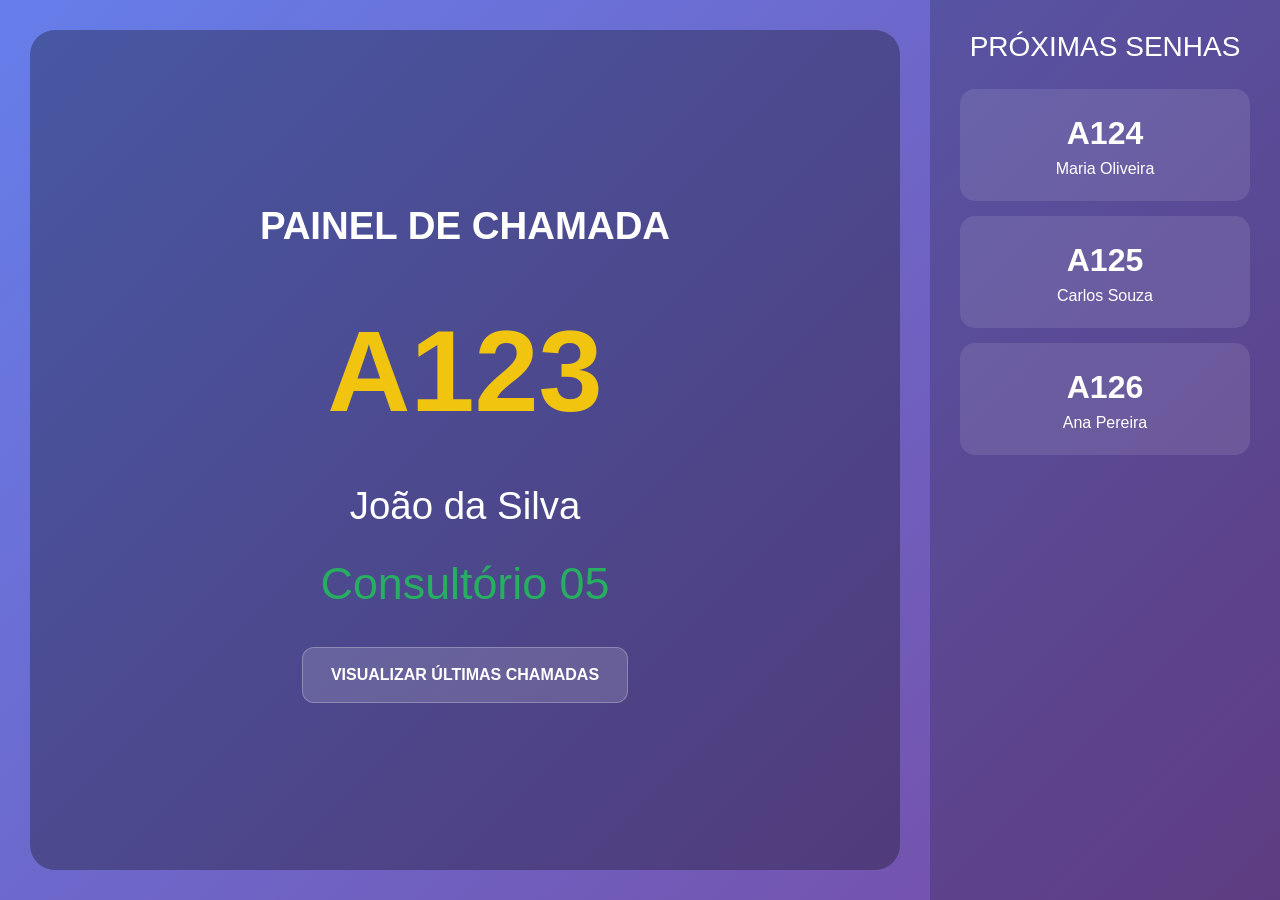
<file: formulario-chamada/tela_chamada.html>
<!DOCTYPE html>
<html lang="pt-br">

<head>
<meta charset="UTF-8">
<meta name="viewport" content="width=device-width, initial-scale=1.0">

<title>Painel de Chamada</title>

<link href="https://cdn.jsdelivr.net/npm/bootstrap@5.3.0/dist/css/bootstrap.min.css" rel="stylesheet">

<style>

/* CORES ORIGINAIS */
:root {
    --highlight: #f1c40f;
    --success: #27ae60;
}

body {
    margin: 0;
    height: 100vh;
    overflow: hidden;

    font-family: 'Segoe UI', sans-serif;

    background: linear-gradient(135deg, #667eea, #764ba2);
    color: white;
}

/* LAYOUT */
.main-container {
    display: flex;
    height: 100vh;
}

/* CONTEÚDO PRINCIPAL */
.content {
    flex: 1;

    display: flex;
    align-items: center;
    justify-content: center;

    padding: 30px;
}

/* CARD PRINCIPAL */
.card-call {
    width: 100%;
    height: 100%;

    background: rgba(0,0,0,0.3);
    border-radius: 25px;

    display: flex;
    flex-direction: column;
    align-items: center;
    justify-content: center;

    text-align: center;

    padding: 40px;
}

/* TÍTULO */
.titulo {
    font-size: 3vw;
    font-weight: bold;
    margin-bottom: 30px;
}

/* SENHA */
.senha {
    font-size: 9vw;
    font-weight: bold;
    color: var(--highlight);
    animation: pulse 1.5s infinite;
}

/* NOME */
.nome {
    font-size: 3vw;
    margin-top: 20px;
}

/* CONSULTÓRIO */
.consultorio {
    font-size: 3.5vw;
    margin-top: 15px;
    color: var(--success);
}

/* BOTÃO */
.acoes {
    margin-top: 30px;
}

.btn-historico {
    display: inline-block;

    padding: 15px 28px;

    border-radius: 12px;

    background: rgba(255,255,255,0.15);
    border: 1px solid rgba(255,255,255,0.25);

    color: white;
    text-decoration: none;

    font-weight: bold;

    transition: 0.3s;
}

.btn-historico:hover {
    background: rgba(255,255,255,0.25);
}

/* SIDEBAR */
.sidebar {
    width: 350px;

    background: rgba(0,0,0,0.2);

    padding: 30px;
}

.sidebar h3 {
    text-align: center;
    margin-bottom: 25px;
}

/* PRÓXIMAS SENHAS */
.next {
    background: rgba(255,255,255,0.1);

    padding: 20px;

    border-radius: 15px;

    margin-bottom: 15px;

    text-align: center;
}

.next .senha-next {
    font-size: 2.5vw;
    font-weight: bold;
}

/* ANIMAÇÃO */
@keyframes pulse {
    0% { transform: scale(1); }
    50% { transform: scale(1.05); }
    100% { transform: scale(1); }
}

</style>
</head>

<body>

<div class="main-container">

    <!-- CONTEÚDO PRINCIPAL -->
    <div class="content">

        <div class="card-call">

            <div class="titulo">
                PAINEL DE CHAMADA
            </div>

            <div class="senha">
                A123
            </div>

            <div class="nome">
                João da Silva
            </div>

            <div class="consultorio">
                Consultório 05
            </div>

            <div class="acoes">
                <a href="ultimas_chamadas.html" class="btn-historico">
                    VISUALIZAR ÚLTIMAS CHAMADAS
                </a>
            </div>

        </div>

    </div>

    <!-- SIDEBAR -->
    <div class="sidebar">

        <h3>
            PRÓXIMAS SENHAS
        </h3>

        <div class="next">
            <div class="senha-next">A124</div>
            <div>Maria Oliveira</div>
        </div>

        <div class="next">
            <div class="senha-next">A125</div>
            <div>Carlos Souza</div>
        </div>

        <div class="next">
            <div class="senha-next">A126</div>
            <div>Ana Pereira</div>
        </div>

    </div>

</div>

</body>
</html>
</file>
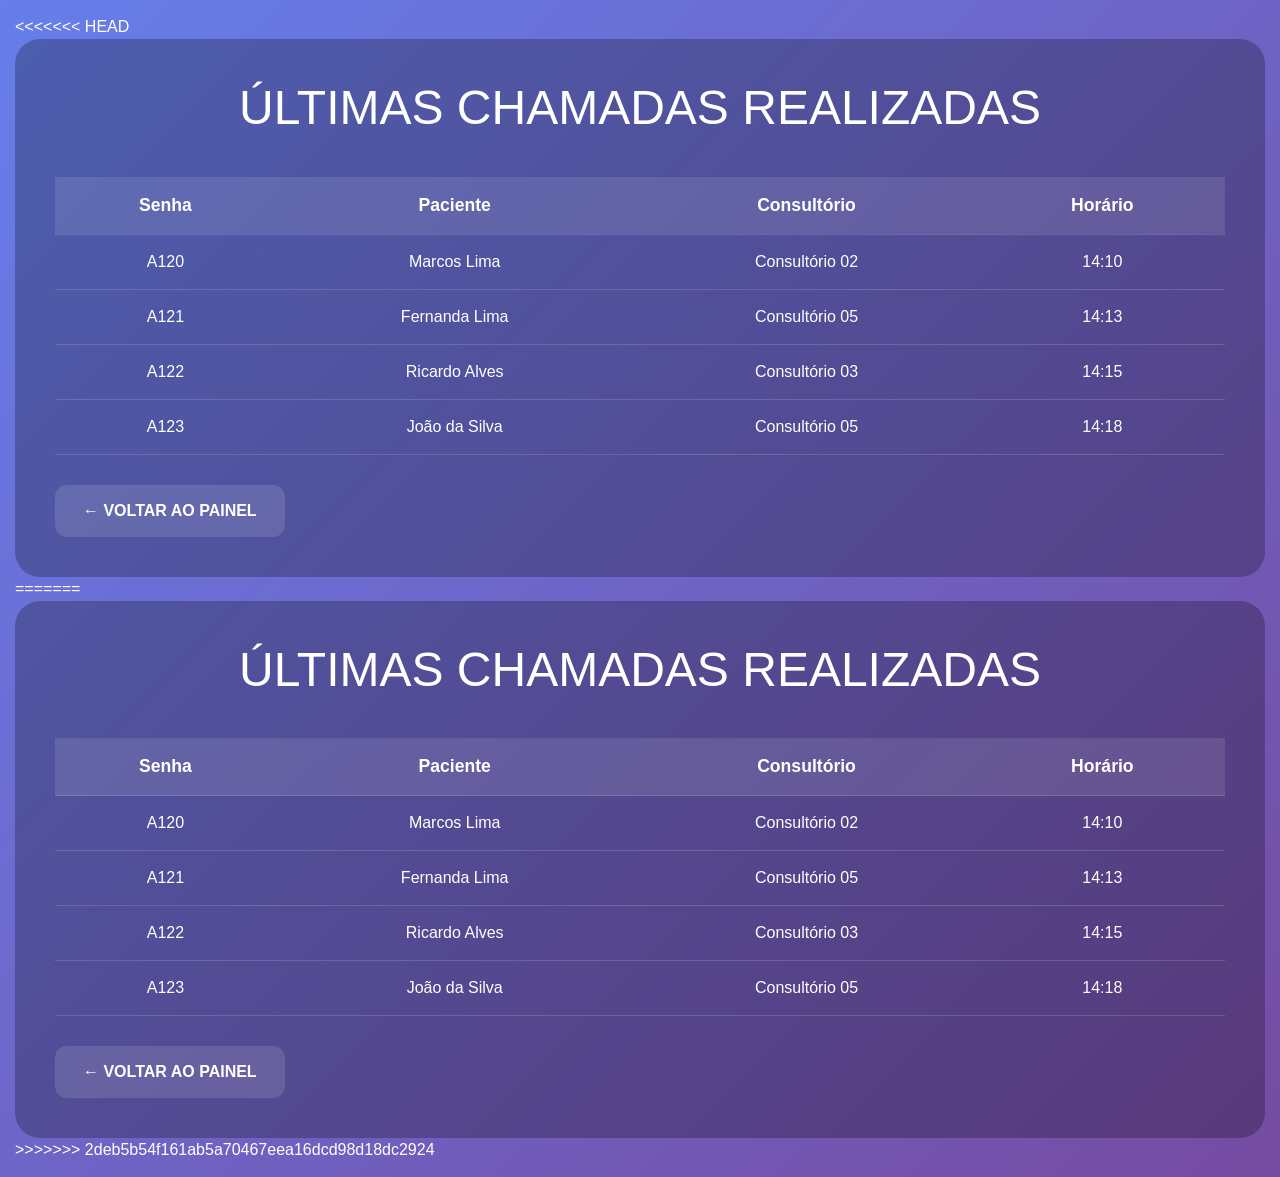
<file: formulario-chamada/ultimas_chamadas.html>
<<<<<<< HEAD
<!DOCTYPE html>
<html lang="pt-br">

<head>
    <meta charset="UTF-8">
    <meta name="viewport" content="width=device-width, initial-scale=1.0">

    <title>Últimas Chamadas</title>

    <link href="https://cdn.jsdelivr.net/npm/bootstrap@5.3.0/dist/css/bootstrap.min.css" rel="stylesheet">

    <style>

        body {
            margin: 0;
            padding: 15px;

            font-family: 'Segoe UI', sans-serif;

            background: linear-gradient(135deg, #667eea, #764ba2);

            color: white;
        }

        .container-chamadas {

            background: rgba(0,0,0,0.25);

            border-radius: 25px;

            padding: 40px;
        }

        h1 {

            text-align: center;

            margin-bottom: 40px;

            font-size: 3rem;
        }

        table {

            width: 100%;

            border-collapse: collapse;
        }

        th, td {

            padding: 18px;

            text-align: center;

            border-bottom: 1px solid rgba(255,255,255,0.15);
        }

        th {

            background: rgba(255,255,255,0.1);

            font-size: 1.1rem;
        }

        tr:hover {

            background: rgba(255,255,255,0.05);
        }

        .btn-voltar {

            margin-top: 30px;

            display: inline-block;

            padding: 14px 28px;

            border-radius: 12px;

            background: rgba(255,255,255,0.12);

            color: white;

            text-decoration: none;

            font-weight: bold;

            transition: 0.3s;
        }

        .btn-voltar:hover {

            background: rgba(255,255,255,0.2);

            color: white;
        }

    </style>

</head>

<body>

    <div class="container-chamadas">

        <h1>
            ÚLTIMAS CHAMADAS REALIZADAS
        </h1>

        <table>

            <thead>

                <tr>
                    <th>Senha</th>
                    <th>Paciente</th>
                    <th>Consultório</th>
                    <th>Horário</th>
                </tr>

            </thead>

            <tbody>

                <tr>
                    <td>A120</td>
                    <td>Marcos Lima</td>
                    <td>Consultório 02</td>
                    <td>14:10</td>
                </tr>

                <tr>
                    <td>A121</td>
                    <td>Fernanda Lima</td>
                    <td>Consultório 05</td>
                    <td>14:13</td>
                </tr>

                <tr>
                    <td>A122</td>
                    <td>Ricardo Alves</td>
                    <td>Consultório 03</td>
                    <td>14:15</td>
                </tr>

                <tr>
                    <td>A123</td>
                    <td>João da Silva</td>
                    <td>Consultório 05</td>
                    <td>14:18</td>
                </tr>

            </tbody>

        </table>

        <a href="tela_chamada.html" class="btn-voltar">
            ← VOLTAR AO PAINEL
        </a>

    </div>

</body>

=======
<!DOCTYPE html>
<html lang="pt-br">

<head>
    <meta charset="UTF-8">
    <meta name="viewport" content="width=device-width, initial-scale=1.0">

    <title>Últimas Chamadas</title>

    <link href="https://cdn.jsdelivr.net/npm/bootstrap@5.3.0/dist/css/bootstrap.min.css" rel="stylesheet">

    <style>

        body {
            margin: 0;
            padding: 15px;

            font-family: 'Segoe UI', sans-serif;

            background: linear-gradient(135deg, #667eea, #764ba2);

            color: white;
        }

        .container-chamadas {

            background: rgba(0,0,0,0.25);

            border-radius: 25px;

            padding: 40px;
        }

        h1 {

            text-align: center;

            margin-bottom: 40px;

            font-size: 3rem;
        }

        table {

            width: 100%;

            border-collapse: collapse;
        }

        th, td {

            padding: 18px;

            text-align: center;

            border-bottom: 1px solid rgba(255,255,255,0.15);
        }

        th {

            background: rgba(255,255,255,0.1);

            font-size: 1.1rem;
        }

        tr:hover {

            background: rgba(255,255,255,0.05);
        }

        .btn-voltar {

            margin-top: 30px;

            display: inline-block;

            padding: 14px 28px;

            border-radius: 12px;

            background: rgba(255,255,255,0.12);

            color: white;

            text-decoration: none;

            font-weight: bold;

            transition: 0.3s;
        }

        .btn-voltar:hover {

            background: rgba(255,255,255,0.2);

            color: white;
        }

    </style>

</head>

<body>

    <div class="container-chamadas">

        <h1>
            ÚLTIMAS CHAMADAS REALIZADAS
        </h1>

        <table>

            <thead>

                <tr>
                    <th>Senha</th>
                    <th>Paciente</th>
                    <th>Consultório</th>
                    <th>Horário</th>
                </tr>

            </thead>

            <tbody>

                <tr>
                    <td>A120</td>
                    <td>Marcos Lima</td>
                    <td>Consultório 02</td>
                    <td>14:10</td>
                </tr>

                <tr>
                    <td>A121</td>
                    <td>Fernanda Lima</td>
                    <td>Consultório 05</td>
                    <td>14:13</td>
                </tr>

                <tr>
                    <td>A122</td>
                    <td>Ricardo Alves</td>
                    <td>Consultório 03</td>
                    <td>14:15</td>
                </tr>

                <tr>
                    <td>A123</td>
                    <td>João da Silva</td>
                    <td>Consultório 05</td>
                    <td>14:18</td>
                </tr>

            </tbody>

        </table>

        <a href="tela_chamada.html" class="btn-voltar">
            ← VOLTAR AO PAINEL
        </a>

    </div>

</body>

>>>>>>> 2deb5b54f161ab5a70467eea16dcd98d18dc2924
</html>
</file>
<file: portal_medico/style.css>
/* ══════════════════════════════════════
   RESET & VARIÁVEIS
══════════════════════════════════════ */
*, *::before, *::after { box-sizing: border-box; margin: 0; padding: 0; }

:root {
  --blue:   #3498db;
  --dark:   #2c3e50;
  --green:  #27ae60;
  --green2: #219a52;
  --orange: #e67e22;
  --red:    #e74c3c;
  --purple: #8e44ad;
  --gray:   #95a5a6;
  --white:  #ffffff;
  --bg:     #f0f2f5;
}

body {
  font-family: 'Nunito', 'Segoe UI', sans-serif;
  background: var(--bg);
  min-height: 100vh;
}

/* ══════════════════════════════════════
   LOGIN
══════════════════════════════════════ */
#screen-login {
  background: linear-gradient(135deg, #667eea 0%, #764ba2 100%);
  min-height: 100vh;
  display: flex;
  align-items: center;
  justify-content: center;
  padding: 30px 15px;
}

.login-wrapper {
  width: 100%;
  max-width: 420px;
  animation: fadeInUp .6s ease;
}

.login-card {
  border-radius: 20px;
  box-shadow: 0 20px 40px rgba(0,0,0,.18);
  background: var(--white);
}

.login-header {
  background: linear-gradient(135deg, #2c3e50, #3498db);
  color: white;
  padding: 32px 25px 28px;
  text-align: center;
  border-radius: 20px 20px 0 0;
  animation: neonPulse 2.5s ease-in-out infinite;
}

.login-header .icon-circle {
  width: 72px; height: 72px;
  background: rgba(255,255,255,.15);
  border-radius: 50%;
  display: flex; align-items: center; justify-content: center;
  margin: 0 auto 14px;
  border: 2px solid rgba(255,255,255,.3);
}

.login-header h2 { font-size: 1.45rem; font-weight: 700; margin-bottom: 4px; }
.login-header p  { font-size: .88rem; opacity: .8; }

.login-body   { padding: 32px 30px 28px; }
.login-footer { padding: 0 30px 24px; text-align: center; }

.field-group { margin-bottom: 20px; }

.field-group label {
  display: block;
  font-weight: 600;
  font-size: .88rem;
  color: var(--dark);
  margin-bottom: 7px;
}

.field-group label span { color: var(--red); }

.input-wrap { position: relative; }

.input-wrap .fi {
  position: absolute; left: 13px; top: 50%;
  transform: translateY(-50%);
  fill: #95a5a6; width: 18px; height: 18px;
  pointer-events: none;
}

.input-wrap input {
  width: 100%;
  padding: 11px 15px 11px 40px;
  border: 2px solid #e0e0e0;
  border-radius: 10px;
  font-family: inherit; font-size: .95rem; color: var(--dark);
  background: var(--white); outline: none;
  transition: border-color .3s, box-shadow .3s;
}

.input-wrap input:focus {
  border-color: var(--blue);
  box-shadow: 0 0 0 .2rem rgba(52,152,219,.2);
}

.toggle-pass {
  position: absolute; right: 13px; top: 50%;
  transform: translateY(-50%);
  cursor: pointer; background: none; border: none; padding: 0;
  display: flex; align-items: center;
}

.toggle-pass svg { width: 18px; height: 18px; fill: #95a5a6; }

.forgot-link {
  display: block; text-align: right; margin-top: 6px;
  font-size: .82rem; color: var(--blue); text-decoration: none; font-weight: 600;
}

.forgot-link:hover { text-decoration: underline; }

.btn-login {
  width: 100%; padding: 13px;
  background: linear-gradient(135deg, var(--green), var(--green2));
  color: white; border: none; border-radius: 25px;
  font-family: inherit; font-size: 1rem; font-weight: 700;
  cursor: pointer; margin-top: 8px;
  transition: transform .2s, box-shadow .2s;
}

.btn-login:hover  { transform: translateY(-2px); box-shadow: 0 10px 20px rgba(39,174,96,.3); }
.btn-login:active { transform: translateY(0); }
.btn-login.loading { opacity: .7; cursor: not-allowed; }

.divider { display: flex; align-items: center; gap: 10px; margin-bottom: 16px; }
.divider hr   { flex: 1; border: none; border-top: 1px solid #e0e0e0; }
.divider span { font-size: .78rem; color: #b0b0b0; white-space: nowrap; }

.system-badge {
  display: inline-flex; align-items: center; gap: 6px;
  background: #f0f7ff; border: 1px solid #d0e8f8;
  border-radius: 20px; padding: 6px 14px;
  font-size: .78rem; color: #2980b9; font-weight: 600;
}

.system-badge svg { width: 13px; height: 13px; fill: #3498db; }

.error-msg {
  background: #fdf0f0; border: 1px solid #f5c6c6;
  border-radius: 8px; color: #c0392b; font-size: .83rem;
  padding: 9px 13px; margin-bottom: 16px;
  display: none; align-items: center; gap: 8px;
}

.error-msg.show { display: flex; }
.error-msg svg  { width: 15px; height: 15px; fill: #c0392b; flex-shrink: 0; }

/* ══════════════════════════════════════
   SESSION WARNING BANNER
══════════════════════════════════════ */
.session-warning {
  background: #fef3e2; border-bottom: 2px solid var(--orange);
  color: #7d4e00; font-size: .85rem; font-weight: 600;
  padding: 8px 24px;
  display: none; align-items: center; justify-content: space-between; gap: 12px;
}

.session-warning.show { display: flex; }

.session-warning button {
  background: var(--orange); color: white; border: none;
  border-radius: 20px; padding: 4px 14px;
  font-size: .8rem; font-weight: 700; cursor: pointer; font-family: inherit;
}

/* ══════════════════════════════════════
   DASHBOARD
══════════════════════════════════════ */
#screen-dash { display: none; flex-direction: column; min-height: 100vh; }

.topbar {
  background: linear-gradient(135deg, #2c3e50, #3498db);
  color: white; padding: 0 24px; height: 62px;
  display: flex; align-items: center; justify-content: space-between;
  position: sticky; top: 0; z-index: 100;
}

.topbar-left { display: flex; align-items: center; gap: 12px; }
.topbar-left h1 { font-size: 1.1rem; font-weight: 700; }

.topbar-right { display: flex; align-items: center; gap: 16px; }

.poll-indicator {
  display: flex; align-items: center; gap: 6px;
  background: rgba(255,255,255,.12); border-radius: 20px;
  padding: 4px 12px; font-size: .78rem; color: rgba(255,255,255,.85);
}

.poll-dot {
  width: 7px; height: 7px; border-radius: 50%;
  background: #2ecc71; animation: blink 1.5s infinite;
}

.doc-badge {
  display: flex; align-items: center; gap: 8px;
  background: rgba(255,255,255,.15); border-radius: 20px;
  padding: 6px 14px; font-size: .85rem; font-weight: 600;
}

.btn-logout {
  background: rgba(255,255,255,.15); border: 1px solid rgba(255,255,255,.3);
  color: white; border-radius: 20px; padding: 6px 14px;
  font-size: .82rem; font-weight: 600; cursor: pointer;
  display: flex; align-items: center; gap: 6px; font-family: inherit;
}

.btn-logout:hover { background: rgba(255,255,255,.25); }

.dash-body { flex: 1; padding: 24px; max-width: 1200px; margin: 0 auto; width: 100%; }

/* ── Stats ── */
.stats { display: grid; grid-template-columns: repeat(4,1fr); gap: 16px; margin-bottom: 24px; }

.stat-card {
  background: var(--white); border-radius: 14px;
  padding: 18px 20px; box-shadow: 0 2px 8px rgba(0,0,0,.06);
  display: flex; align-items: center; gap: 14px;
}

.stat-icon {
  width: 48px; height: 48px; border-radius: 12px;
  display: flex; align-items: center; justify-content: center; flex-shrink: 0;
}

.stat-icon svg { width: 24px; height: 24px; }

.stat-icon.blue   { background: #e8f4fd; } .stat-icon.blue   svg { fill: var(--blue); }
.stat-icon.orange { background: #fef3e2; } .stat-icon.orange svg { fill: var(--orange); }
.stat-icon.green  { background: #eafaf1; } .stat-icon.green  svg { fill: var(--green); }
.stat-icon.purple { background: #f4ecf7; } .stat-icon.purple svg { fill: var(--purple); }

.stat-info p  { font-size: .78rem; color: #7f8c8d; font-weight: 600; text-transform: uppercase; letter-spacing: .5px; }
.stat-info h3 { font-size: 1.6rem; font-weight: 700; color: var(--dark); line-height: 1; }

/* ── Section header ── */
.section-header {
  display: flex; align-items: center; justify-content: space-between;
  margin-bottom: 16px; flex-wrap: wrap; gap: 10px;
}

.section-header h2 { font-size: 1.1rem; font-weight: 700; color: var(--dark); display: flex; align-items: center; gap: 8px; }

.live-dot { width: 8px; height: 8px; border-radius: 50%; background: var(--green); display: inline-block; animation: blink 1.2s infinite; }

.filters { display: flex; gap: 8px; flex-wrap: wrap; }

.filter-btn {
  padding: 6px 16px; border-radius: 20px;
  border: 1.5px solid #e0e0e0; background: var(--white);
  color: #7f8c8d; font-size: .82rem; font-weight: 600;
  cursor: pointer; font-family: inherit; transition: all .2s;
}

.filter-btn:hover  { border-color: var(--blue); color: var(--blue); }
.filter-btn.active { background: var(--blue); border-color: var(--blue); color: white; }

/* ── Tabela de pacientes ── */
.patient-table { background: var(--white); border-radius: 16px; box-shadow: 0 2px 8px rgba(0,0,0,.06); overflow: hidden; }

.pt-head {
  display: grid; grid-template-columns: 50px 1fr 80px 1fr 130px 200px;
  padding: 12px 20px; gap: 12px;
  background: #f8f9fa; border-bottom: 1.5px solid #e0e0e0;
  font-size: .78rem; font-weight: 700; color: #7f8c8d;
  text-transform: uppercase; letter-spacing: .5px;
}

.pt-row {
  display: grid; grid-template-columns: 50px 1fr 80px 1fr 130px 200px;
  padding: 14px 20px; gap: 12px; border-bottom: 1px solid #f0f0f0;
  align-items: center; transition: background .15s; cursor: pointer;
}

.pt-row:hover      { background: #f8fbff; }
.pt-row:last-child { border-bottom: none; }

.pos-badge {
  width: 32px; height: 32px; border-radius: 50%;
  background: #e8f4fd; color: var(--blue);
  font-weight: 700; font-size: .9rem;
  display: flex; align-items: center; justify-content: center;
}

.pt-name { font-weight: 700; color: var(--dark); font-size: .93rem; }
.pt-sub  { font-size: .78rem; color: #7f8c8d; margin-top: 2px; }
.queixa  { font-size: .85rem; color: #5d6d7e; white-space: nowrap; overflow: hidden; text-overflow: ellipsis; }

.status-badge { display: inline-flex; align-items: center; gap: 5px; padding: 4px 10px; border-radius: 20px; font-size: .78rem; font-weight: 700; white-space: nowrap; }
.s-waiting    { background: #fef9e7; color: #d4ac0d; }
.s-called     { background: #e8f4fd; color: #1a6ea8; }
.s-attending  { background: #eafaf1; color: #1e8449; }
.s-done       { background: #f2f3f4; color: #6c7a89; }

.actions { display: flex; gap: 6px; justify-content: flex-end; }

.act-btn {
  padding: 5px 10px; border-radius: 8px; border: 1.5px solid;
  font-size: .78rem; font-weight: 700; cursor: pointer;
  display: flex; align-items: center; gap: 4px;
  font-family: inherit; transition: all .15s; white-space: nowrap;
}

.act-btn:hover { transform: translateY(-1px); }

.act-call:hover  { background: var(--blue);   color: white; }
.act-start:hover { background: var(--green);  color: white; }
.act-view:hover  { background: var(--purple); color: white; }
.act-done:hover  { background: var(--gray);   color: white; }

.act-call  { background: #e8f4fd; border-color: var(--blue);   color: #1a6ea8; }
.act-start { background: #eafaf1; border-color: var(--green);  color: #1e8449; }
.act-view  { background: #f4ecf7; border-color: var(--purple); color: #6c3483; }
.act-done  { background: #f2f3f4; border-color: var(--gray);   color: #6c7a89; }

/* ── Estados (vazio, skeleton, erro) ── */
.state-box { text-align: center; padding: 48px 20px; color: #7f8c8d; }
.state-box svg { width: 48px; height: 48px; fill: #bdc3c7; margin-bottom: 12px; }
.state-box h3  { font-size: 1rem; font-weight: 700; color: var(--dark); margin-bottom: 6px; }
.state-box p   { font-size: .85rem; line-height: 1.6; }
.state-box button {
  margin-top: 14px; padding: 8px 20px; border-radius: 20px;
  border: 1.5px solid var(--blue); background: white; color: var(--blue);
  font-family: inherit; font-size: .85rem; font-weight: 700; cursor: pointer;
}

.skeleton-row { display: grid; grid-template-columns: 50px 1fr 80px 1fr 130px 200px; padding: 14px 20px; gap: 12px; border-bottom: 1px solid #f0f0f0; align-items: center; }

.skel {
  height: 20px; border-radius: 6px;
  background: linear-gradient(90deg, #f0f0f0 25%, #e0e0e0 50%, #f0f0f0 75%);
  background-size: 200% 100%;
  animation: shimmer 1.3s infinite;
}

.skel.sm { height: 14px; margin-top: 4px; width: 70%; }
.skel.circle { width: 32px; height: 32px; border-radius: 50%; }

/* ══════════════════════════════════════
   MODAL
══════════════════════════════════════ */
.modal-overlay {
  position: fixed; inset: 0;
  background: rgba(0,0,0,.5);
  z-index: 200; display: flex;
  align-items: center; justify-content: center; padding: 20px;
}

.modal-box {
  background: var(--white); border-radius: 20px;
  width: 100%; max-width: 520px;
  box-shadow: 0 30px 60px rgba(0,0,0,.2);
  overflow: hidden; animation: fadeInUp .3s ease;
}

.modal-head {
  background: linear-gradient(135deg, #2c3e50, #3498db);
  color: white; padding: 20px 24px;
  display: flex; align-items: center; justify-content: space-between;
}

.modal-head h3 { font-size: 1.05rem; font-weight: 700; display: flex; align-items: center; gap: 8px; }

.modal-close {
  background: rgba(255,255,255,.2); border: none; color: white;
  width: 30px; height: 30px; border-radius: 50%;
  cursor: pointer; font-size: 18px;
  display: flex; align-items: center; justify-content: center;
}

.modal-body { padding: 24px; }

.info-grid { display: grid; grid-template-columns: 1fr 1fr; gap: 16px; margin-bottom: 20px; }

.info-item label { display: block; font-size: .75rem; font-weight: 700; color: #7f8c8d; text-transform: uppercase; letter-spacing: .5px; margin-bottom: 4px; }
.info-item p     { font-size: .93rem; font-weight: 600; color: var(--dark); }

.queixa-box { background: #f8f9fa; border-radius: 10px; padding: 14px; margin-bottom: 20px; }
.queixa-box label { font-size: .75rem; font-weight: 700; color: #7f8c8d; text-transform: uppercase; letter-spacing: .5px; display: block; margin-bottom: 6px; }
.queixa-box p     { font-size: .93rem; color: var(--dark); line-height: 1.5; }

.form-group { margin-bottom: 14px; }
.form-group label { font-size: .78rem; font-weight: 700; color: #7f8c8d; text-transform: uppercase; letter-spacing: .5px; display: block; margin-bottom: 6px; }

.form-group select {
  width: 100%; padding: 10px 14px;
  border: 2px solid #e0e0e0; border-radius: 10px;
  font-family: inherit; font-size: .93rem; color: var(--dark); outline: none;
}

.form-group select:focus { border-color: var(--blue); }

.modal-footer {
  padding: 16px 24px; background: #f8f9fa;
  display: flex; gap: 10px; justify-content: flex-end;
  border-top: 1px solid #e0e0e0;
}

.btn-modal-sec {
  padding: 9px 20px; border-radius: 20px;
  border: 1.5px solid #e0e0e0; background: white; color: #7f8c8d;
  font-family: inherit; font-size: .88rem; font-weight: 700; cursor: pointer;
}

.btn-modal-pri {
  padding: 9px 20px; border-radius: 20px; border: none;
  background: linear-gradient(135deg, var(--green), var(--green2));
  color: white; font-family: inherit; font-size: .88rem; font-weight: 700;
  cursor: pointer; display: flex; align-items: center; gap: 6px;
}

/* ══════════════════════════════════════
   TOAST
══════════════════════════════════════ */
.toast {
  position: fixed; bottom: 24px; right: 24px;
  background: var(--dark); color: white;
  padding: 12px 20px; border-radius: 12px;
  font-size: .88rem; font-weight: 600; z-index: 999;
  transform: translateY(80px); opacity: 0;
  transition: all .3s; display: flex; align-items: center; gap: 8px; max-width: 340px;
}

.toast.show    { transform: translateY(0); opacity: 1; }
.toast.success { background: var(--green); }
.toast.info    { background: var(--blue); }
.toast.warning { background: var(--orange); }
.toast.error   { background: var(--red); }

/* ══════════════════════════════════════
   ANIMAÇÕES
══════════════════════════════════════ */
@keyframes fadeInUp {
  from { opacity: 0; transform: translateY(30px); }
  to   { opacity: 1; transform: translateY(0); }
}

@keyframes neonPulse {
  0%   { box-shadow: 0 0 8px 2px #3af0ff, 0 0 20px 6px #3af0ff88, 0 0 40px 10px #3af0ff33; }
  50%  { box-shadow: 0 0 16px 4px #a78bfa, 0 0 35px 12px #a78bfa88, 0 0 60px 18px #a78bfa33; }
  100% { box-shadow: 0 0 8px 2px #3af0ff, 0 0 20px 6px #3af0ff88, 0 0 40px 10px #3af0ff33; }
}

@keyframes blink   { 0%,100%{opacity:1} 50%{opacity:.2} }
@keyframes shimmer { from{background-position:200% 0} to{background-position:-200% 0} }

/* ══════════════════════════════════════
   RESPONSIVO
══════════════════════════════════════ */
@media (max-width: 900px) {
  .stats { grid-template-columns: repeat(2,1fr); }
  .pt-head, .pt-row { grid-template-columns: 40px 1fr 80px 130px; }
  .skeleton-row     { grid-template-columns: 40px 1fr 80px 130px; }
  .col-q, .col-a   { display: none; }
}

@media (max-width: 520px) {
  .topbar-left h1, .doc-badge span, .poll-indicator { display: none; }
  .dash-body { padding: 12px; }
  .stats     { grid-template-columns: repeat(2,1fr); gap: 10px; }
}
</file>
